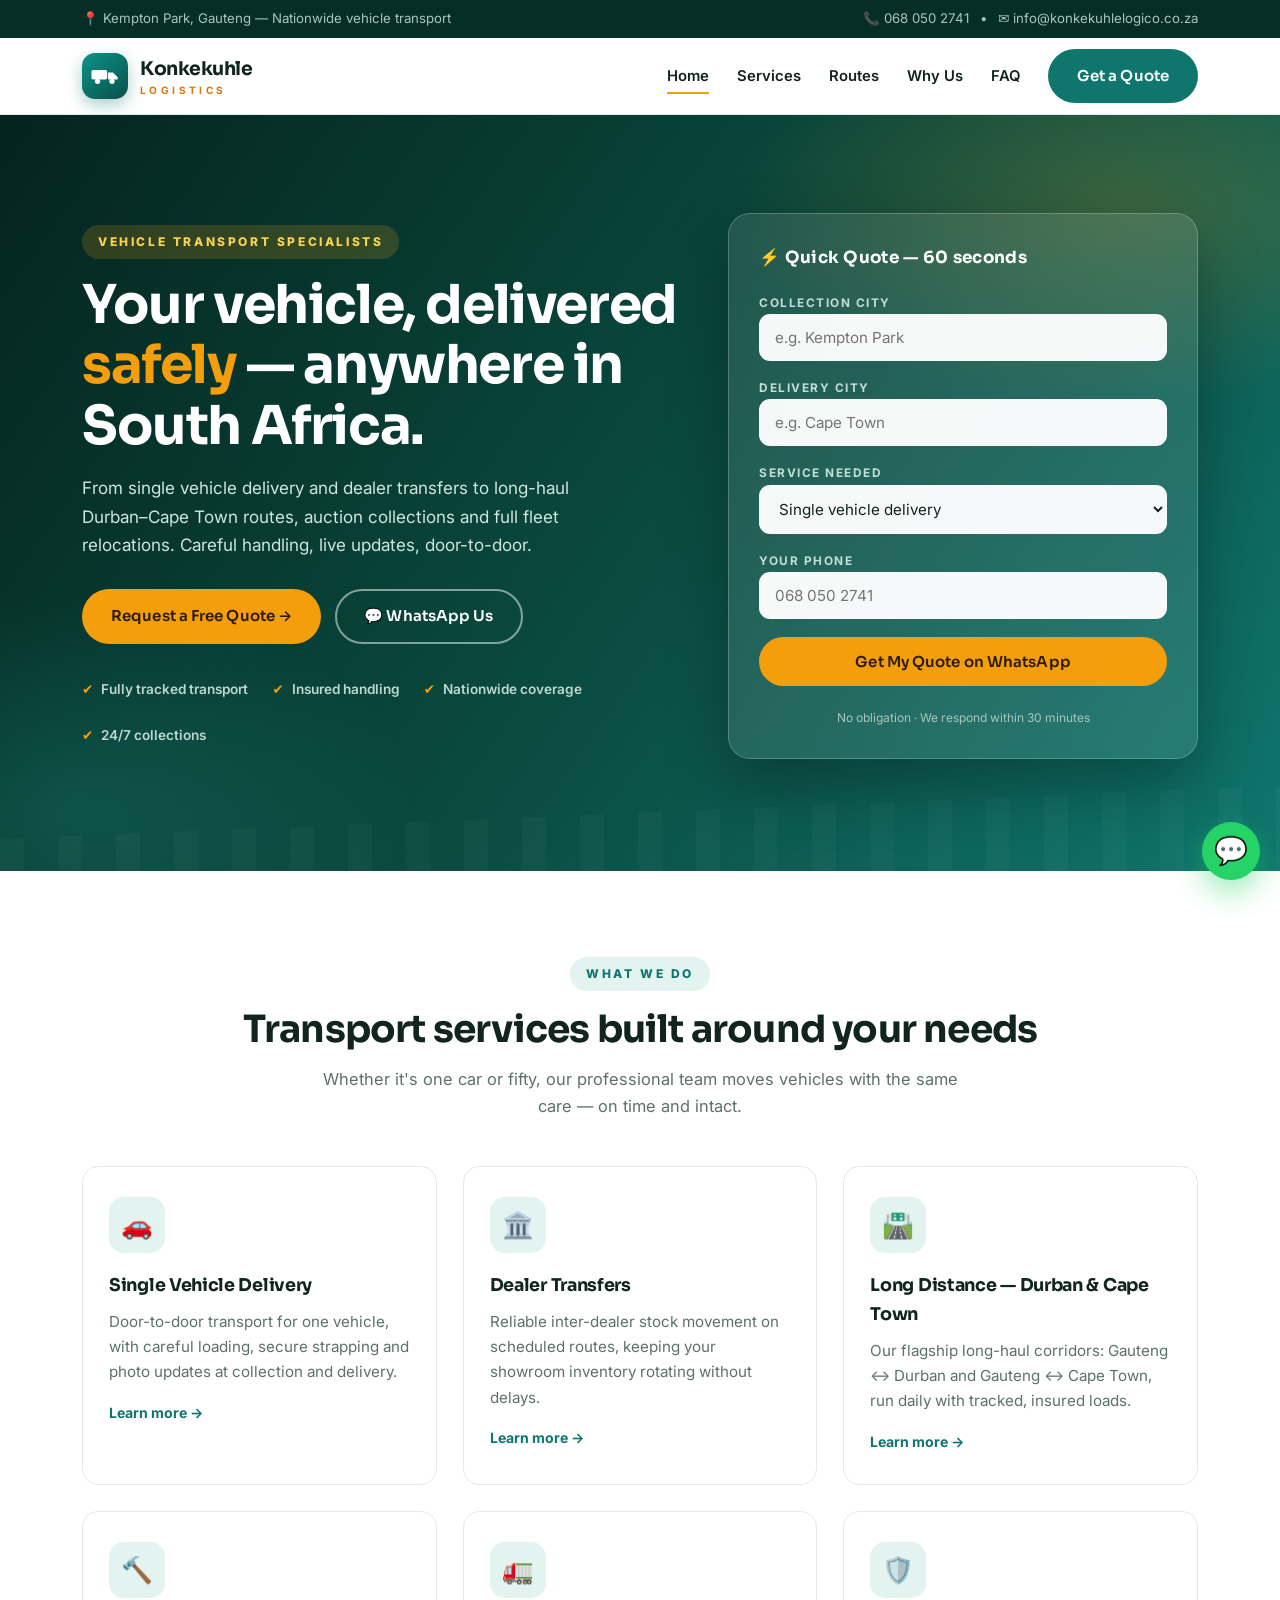
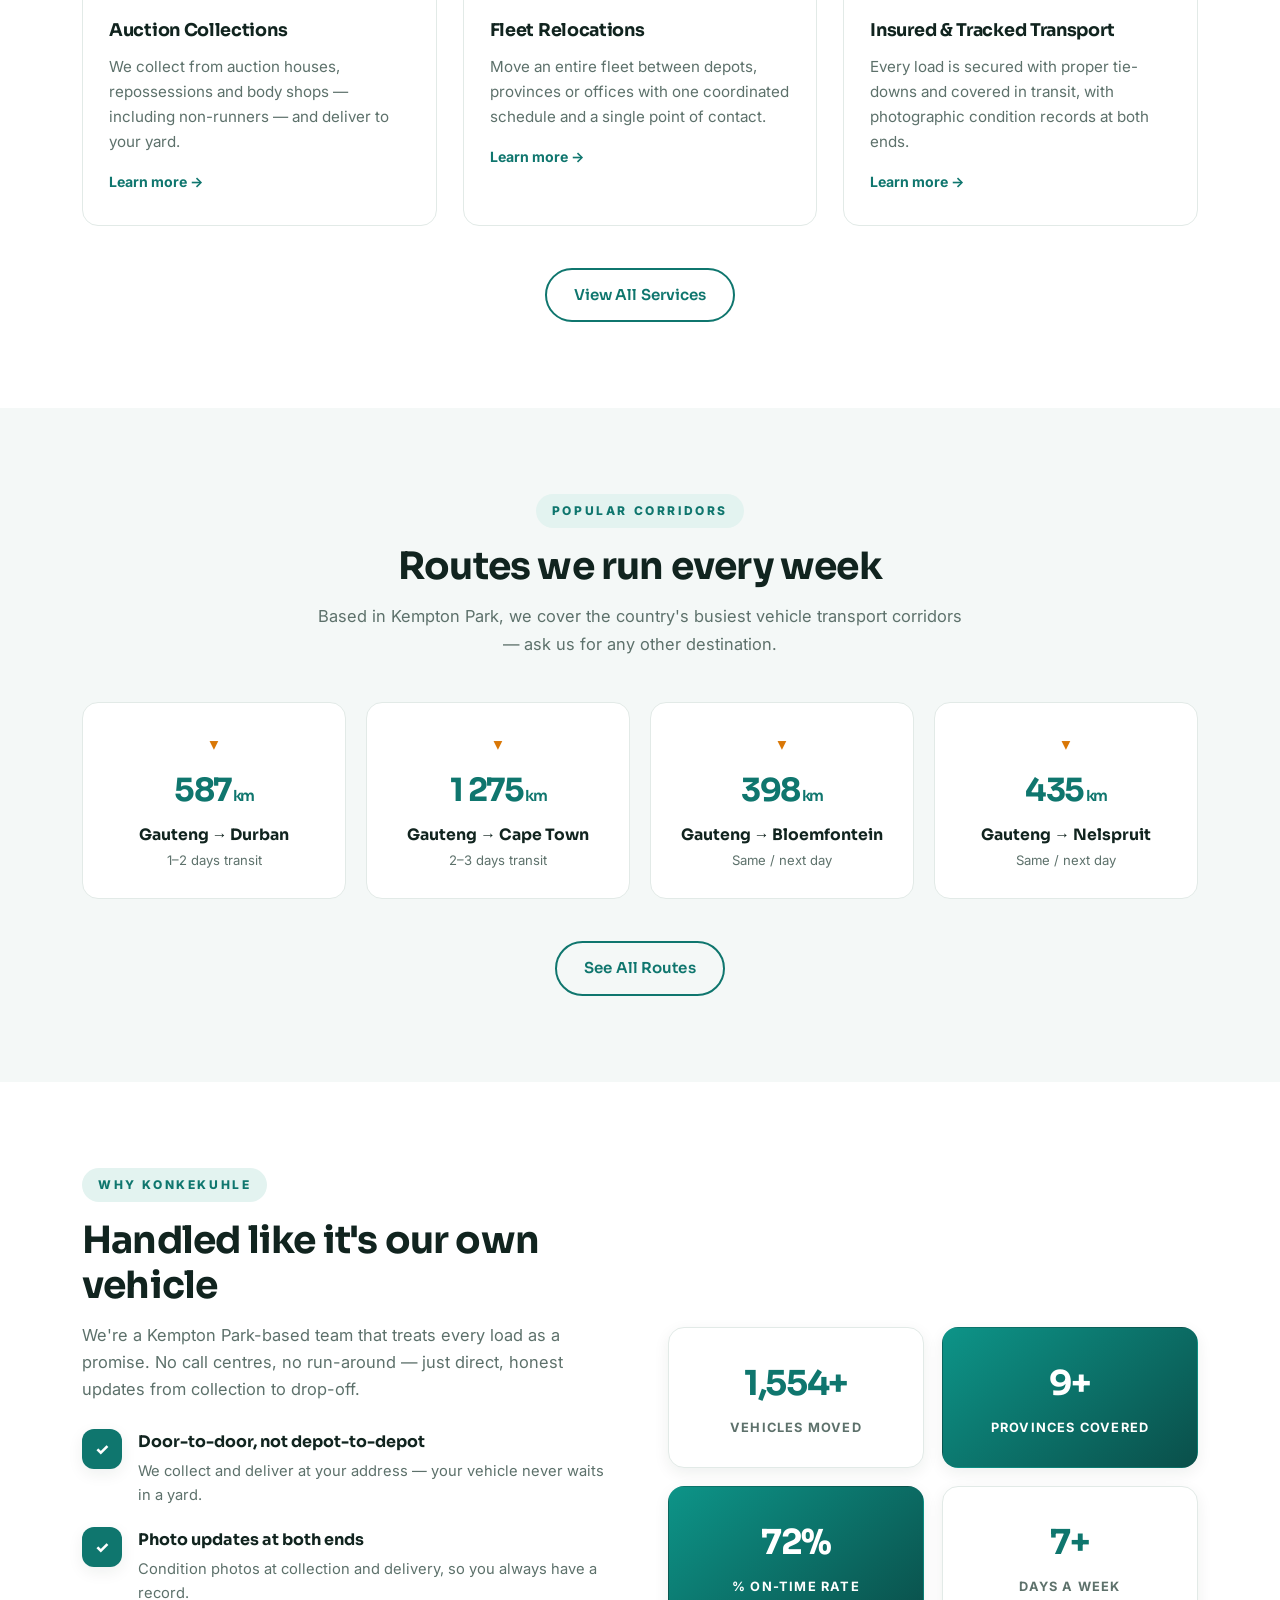
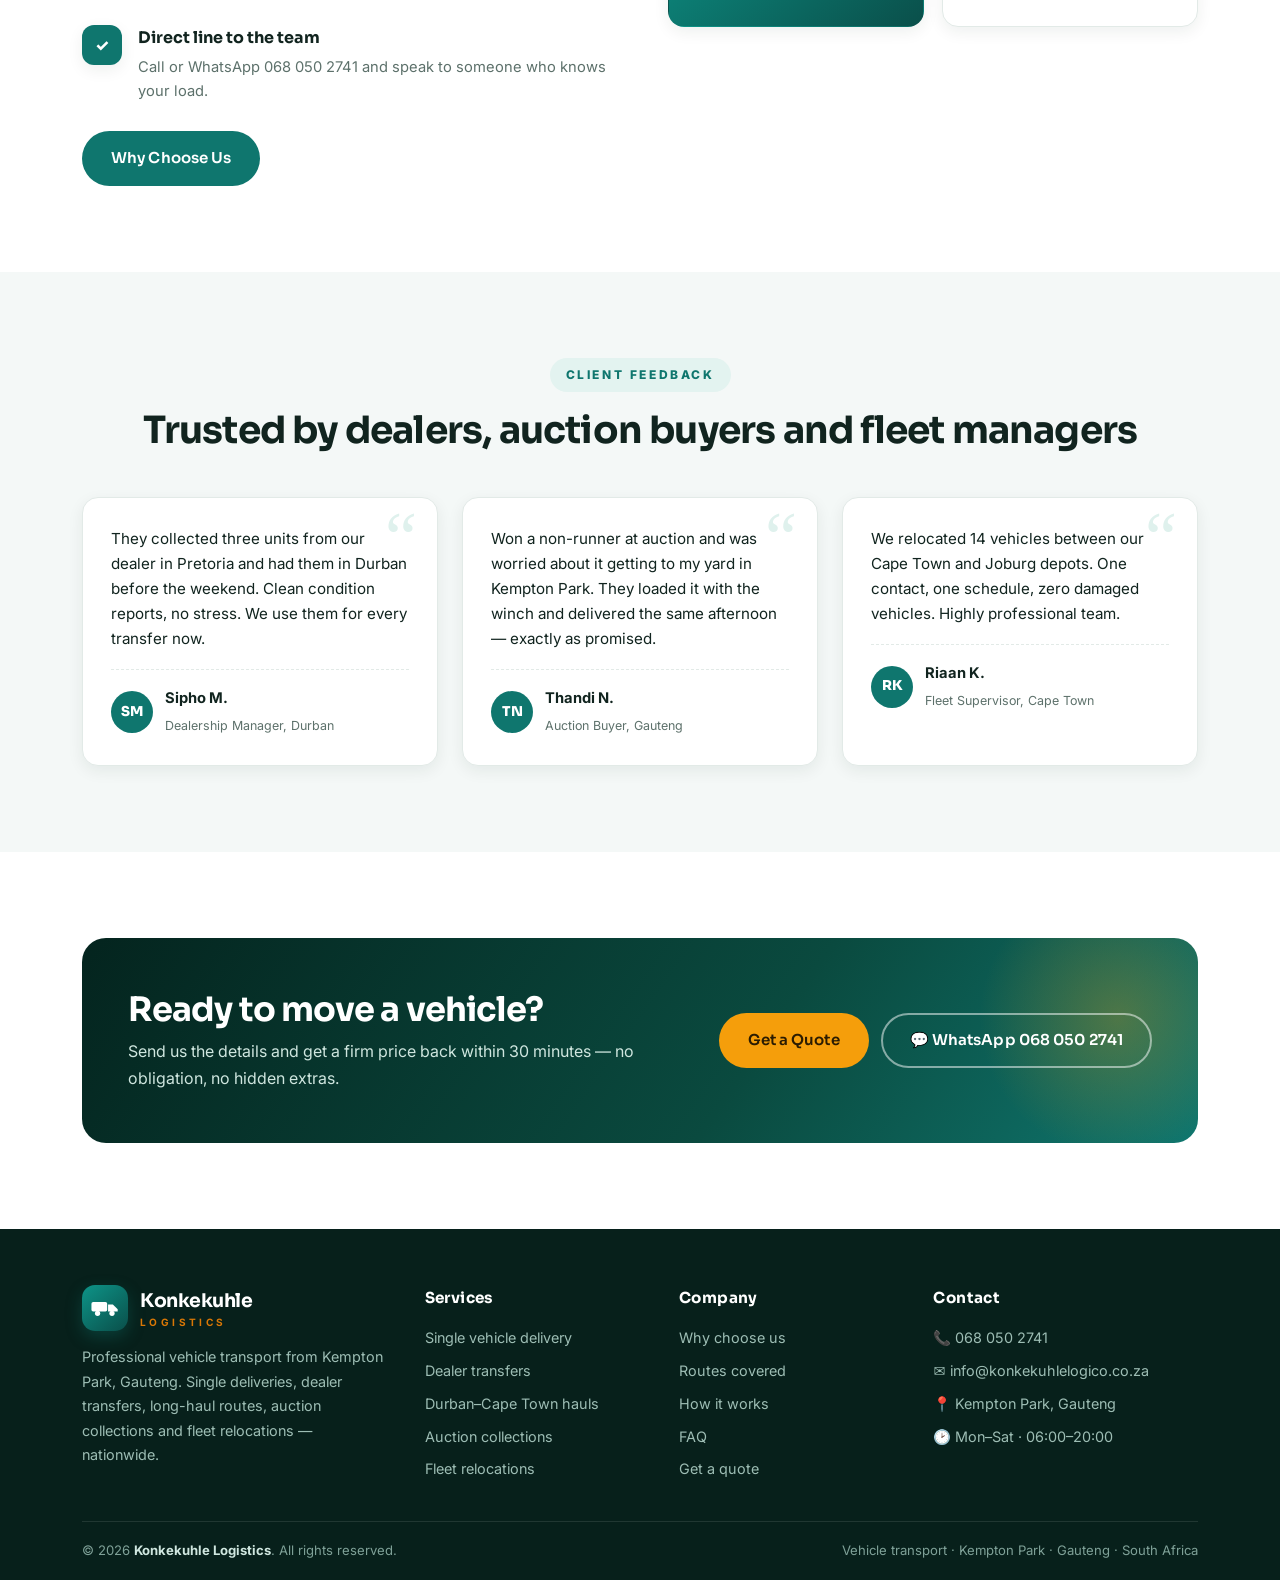
<file: index.html>
<!DOCTYPE html>
<html lang="en">
<head>
<meta charset="UTF-8">
<meta name="viewport" content="width=device-width, initial-scale=1.0">
<title>Konkekuhle Logistics | Vehicle Transport Specialists — Kempton Park</title>
<meta name="description" content="Konkekuhle Logistics — single vehicle delivery, dealer transfers, long distance Durban–Cape Town transport, auction collections and fleet relocations. Based in Kempton Park, Gauteng.">
<link rel="preconnect" href="https://fonts.googleapis.com">
<link rel="preconnect" href="https://fonts.gstatic.com" crossorigin>
<link href="https://fonts.googleapis.com/css2?family=Inter:wght@400;500;600;700&family=Sora:wght@500;600;700&display=swap" rel="stylesheet">
<link rel="stylesheet" href="styles.css">
</head>
<body>

<div class="topbar">
  <div class="wrap">
    <span>📍 Kempton Park, Gauteng — Nationwide vehicle transport</span>
    <span>
      <a href="tel:0680502741">📞 068 050 2741</a> &nbsp;•&nbsp;
      <a href="mailto:info@konkekuhlelogico.co.za">✉ info@konkekuhlelogico.co.za</a>
    </span>
  </div>
</div>

<header id="top">
  <div class="wrap nav">
    <a href="index.html" class="logo">
      <span class="mark">
        <svg viewBox="0 0 64 40" fill="currentColor" aria-hidden="true">
          <rect x="1" y="6" width="36" height="22" rx="4"/>
          <path d="M39 12h11l11 11v5H39z"/>
          <circle cx="15" cy="32" r="6" fill="#fff"/><circle cx="15" cy="32" r="2.8"/>
          <circle cx="48" cy="32" r="6" fill="#fff"/><circle cx="48" cy="32" r="2.8"/>
        </svg>
      </span>
      <span class="word"><b>Konkekuhle</b><small>Logistics</small></span>
    </a>
    <nav class="menu" id="menu">
      <a class="link" href="index.html">Home</a>
      <a class="link" href="services.html">Services</a>
      <a class="link" href="routes.html">Routes</a>
      <a class="link" href="why-us.html">Why Us</a>
      <a class="link" href="faq.html">FAQ</a>
      <a class="btn btn-primary" href="quote.html">Get a Quote</a>
    </nav>
    <button class="burger" id="burger" aria-label="Menu"><span></span><span></span><span></span></button>
  </div>
</header>

<!-- Hero -->
<section class="hero" id="home">
  <div class="wrap">
    <div>
      <span class="eyebrow on-dark">Vehicle Transport Specialists</span>
      <h1>Your vehicle, delivered <em>safely</em> — anywhere in South Africa.</h1>
      <p class="lead">From single vehicle delivery and dealer transfers to long-haul Durban–Cape Town routes, auction collections and full fleet relocations. Careful handling, live updates, door-to-door.</p>
      <div class="hero-cta">
        <a class="btn btn-accent" href="quote.html">Request a Free Quote →</a>
        <a class="btn btn-ghost" href="https://wa.me/27680502741" target="_blank" rel="noopener">💬 WhatsApp Us</a>
      </div>
      <div class="hero-badges">
        <div>Fully tracked transport</div>
        <div>Insured handling</div>
        <div>Nationwide coverage</div>
        <div>24/7 collections</div>
      </div>
    </div>

    <div class="hero-card">
      <h3>⚡ Quick Quote — 60 seconds</h3>
      <form class="quote-row" id="quickForm" novalidate>
        <div>
          <label for="qFrom">Collection city</label>
          <input id="qFrom" name="from" type="text" placeholder="e.g. Kempton Park" required>
        </div>
        <div>
          <label for="qTo">Delivery city</label>
          <input id="qTo" name="to" type="text" placeholder="e.g. Cape Town" required>
        </div>
        <div>
          <label for="qType">Service needed</label>
          <select id="qType" name="service">
            <option>Single vehicle delivery</option>
            <option>Dealer transfer</option>
            <option>Long distance (Durban–CPT)</option>
            <option>Auction collection</option>
            <option>Fleet relocation</option>
          </select>
        </div>
        <div>
          <label for="qPhone">Your phone</label>
          <input id="qPhone" name="phone" type="tel" placeholder="068 050 2741" required>
        </div>
        <button class="btn btn-accent" type="submit">Get My Quote on WhatsApp</button>
        <p class="form-note">No obligation · We respond within 30 minutes</p>
      </form>
    </div>
  </div>
</section>

<!-- Services preview -->
<section id="services">
  <div class="wrap">
    <div class="head-center">
      <span class="eyebrow">What We Do</span>
      <h2 class="sec-title">Transport services built around your needs</h2>
      <p class="sec-sub">Whether it's one car or fifty, our professional team moves vehicles with the same care — on time and intact.</p>
    </div>

    <div class="grid-3">
      <div class="card reveal">
        <div class="ico">🚗</div>
        <h3>Single Vehicle Delivery</h3>
        <p>Door-to-door transport for one vehicle, with careful loading, secure strapping and photo updates at collection and delivery.</p>
        <a class="card-link" href="services.html">Learn more →</a>
      </div>
      <div class="card reveal">
        <div class="ico">🏛️</div>
        <h3>Dealer Transfers</h3>
        <p>Reliable inter-dealer stock movement on scheduled routes, keeping your showroom inventory rotating without delays.</p>
        <a class="card-link" href="services.html">Learn more →</a>
      </div>
      <div class="card reveal">
        <div class="ico">🛣️</div>
        <h3>Long Distance — Durban &amp; Cape Town</h3>
        <p>Our flagship long-haul corridors: Gauteng ↔ Durban and Gauteng ↔ Cape Town, run daily with tracked, insured loads.</p>
        <a class="card-link" href="services.html">Learn more →</a>
      </div>
      <div class="card reveal">
        <div class="ico">🔨</div>
        <h3>Auction Collections</h3>
        <p>We collect from auction houses, repossessions and body shops — including non-runners — and deliver to your yard.</p>
        <a class="card-link" href="services.html">Learn more →</a>
      </div>
      <div class="card reveal">
        <div class="ico">🚛</div>
        <h3>Fleet Relocations</h3>
        <p>Move an entire fleet between depots, provinces or offices with one coordinated schedule and a single point of contact.</p>
        <a class="card-link" href="services.html">Learn more →</a>
      </div>
      <div class="card reveal">
        <div class="ico">🛡️</div>
        <h3>Insured &amp; Tracked Transport</h3>
        <p>Every load is secured with proper tie-downs and covered in transit, with photographic condition records at both ends.</p>
        <a class="card-link" href="services.html">Learn more →</a>
      </div>
    </div>

    <div style="text-align:center;margin-top:42px">
      <a class="btn btn-outline" href="services.html">View All Services</a>
    </div>
  </div>
</section>

<!-- Routes preview -->
<section id="routes" class="tint">
  <div class="wrap">
    <div class="head-center">
      <span class="eyebrow">Popular Corridors</span>
      <h2 class="sec-title">Routes we run every week</h2>
      <p class="sec-sub">Based in Kempton Park, we cover the country's busiest vehicle transport corridors — ask us for any other destination.</p>
    </div>

    <div class="routes">
      <div class="route reveal"><span class="arrow">▾</span><span class="km">587<span> km</span></span><div class="path">Gauteng → Durban</div><div class="eta">1–2 days transit</div></div>
      <div class="route reveal"><span class="arrow">▾</span><span class="km">1 275<span> km</span></span><div class="path">Gauteng → Cape Town</div><div class="eta">2–3 days transit</div></div>
      <div class="route reveal"><span class="arrow">▾</span><span class="km">398<span> km</span></span><div class="path">Gauteng → Bloemfontein</div><div class="eta">Same / next day</div></div>
      <div class="route reveal"><span class="arrow">▾</span><span class="km">435<span> km</span></span><div class="path">Gauteng → Nelspruit</div><div class="eta">Same / next day</div></div>
    </div>

    <div style="text-align:center;margin-top:42px">
      <a class="btn btn-outline" href="routes.html">See All Routes</a>
    </div>
  </div>
</section>

<!-- Why us preview -->
<section id="why">
  <div class="wrap why">
    <div>
      <span class="eyebrow">Why Konkekuhle</span>
      <h2 class="sec-title">Handled like it's our own vehicle</h2>
      <p class="sec-sub">We're a Kempton Park-based team that treats every load as a promise. No call centres, no run-around — just direct, honest updates from collection to drop-off.</p>

      <div class="why-list">
        <div class="why-item reveal"><div class="tick">✓</div><div><h4>Door-to-door, not depot-to-depot</h4><p>We collect and deliver at your address — your vehicle never waits in a yard.</p></div></div>
        <div class="why-item reveal"><div class="tick">✓</div><div><h4>Photo updates at both ends</h4><p>Condition photos at collection and delivery, so you always have a record.</p></div></div>
        <div class="why-item reveal"><div class="tick">✓</div><div><h4>Direct line to the team</h4><p>Call or WhatsApp 068 050 2741 and speak to someone who knows your load.</p></div></div>
      </div>

      <div style="margin-top:28px">
        <a class="btn btn-primary" href="why-us.html">Why Choose Us</a>
      </div>
    </div>

    <div class="stats">
      <div class="stat"><b data-count="2500">0</b><span>Vehicles Moved</span></div>
      <div class="stat"><b data-count="9">0</b><span>Provinces Covered</span></div>
      <div class="stat"><b data-count="98">0</b><span>% On-Time Rate</span></div>
      <div class="stat"><b data-count="7">0</b><span>Days a Week</span></div>
    </div>
  </div>
</section>

<!-- Testimonials -->
<section id="testimonials" class="tint">
  <div class="wrap">
    <div class="head-center">
      <span class="eyebrow">Client Feedback</span>
      <h2 class="sec-title">Trusted by dealers, auction buyers and fleet managers</h2>
    </div>

    <div class="quotes">
      <div class="quote reveal">
        <p>They collected three units from our dealer in Pretoria and had them in Durban before the weekend. Clean condition reports, no stress. We use them for every transfer now.</p>
        <div class="who"><div class="av">SM</div><div><b>Sipho M.</b><span>Dealership Manager, Durban</span></div></div>
      </div>
      <div class="quote reveal">
        <p>Won a non-runner at auction and was worried about it getting to my yard in Kempton Park. They loaded it with the winch and delivered the same afternoon — exactly as promised.</p>
        <div class="who"><div class="av">TN</div><div><b>Thandi N.</b><span>Auction Buyer, Gauteng</span></div></div>
      </div>
      <div class="quote reveal">
        <p>We relocated 14 vehicles between our Cape Town and Joburg depots. One contact, one schedule, zero damaged vehicles. Highly professional team.</p>
        <div class="who"><div class="av">RK</div><div><b>Riaan K.</b><span>Fleet Supervisor, Cape Town</span></div></div>
      </div>
    </div>
  </div>
</section>

<!-- CTA -->
<section>
  <div class="wrap">
    <div class="cta-band">
      <div>
        <h2>Ready to move a vehicle?</h2>
        <p>Send us the details and get a firm price back within 30 minutes — no obligation, no hidden extras.</p>
      </div>
      <div style="display:flex;gap:12px;flex-wrap:wrap">
        <a class="btn btn-accent" href="quote.html">Get a Quote</a>
        <a class="btn btn-ghost" href="https://wa.me/27680502741" target="_blank" rel="noopener">💬 WhatsApp 068 050 2741</a>
      </div>
    </div>
  </div>
</section>

<footer>
  <div class="wrap f-grid">
    <div class="about">
      <a href="index.html" class="logo" style="color:#fff">
        <span class="mark">
          <svg viewBox="0 0 64 40" fill="currentColor" aria-hidden="true">
            <rect x="1" y="6" width="36" height="22" rx="4"/>
            <path d="M39 12h11l11 11v5H39z"/>
            <circle cx="15" cy="32" r="6" fill="#fff"/><circle cx="15" cy="32" r="2.8"/>
            <circle cx="48" cy="32" r="6" fill="#fff"/><circle cx="48" cy="32" r="2.8"/>
          </svg>
        </span>
        <span class="word"><b>Konkekuhle</b><small>Logistics</small></span>
      </a>
      <p>Professional vehicle transport from Kempton Park, Gauteng. Single deliveries, dealer transfers, long-haul routes, auction collections and fleet relocations — nationwide.</p>
    </div>
    <div>
      <h5>Services</h5>
      <ul>
        <li><a href="services.html">Single vehicle delivery</a></li>
        <li><a href="services.html">Dealer transfers</a></li>
        <li><a href="services.html">Durban–Cape Town hauls</a></li>
        <li><a href="services.html">Auction collections</a></li>
        <li><a href="services.html">Fleet relocations</a></li>
      </ul>
    </div>
    <div>
      <h5>Company</h5>
      <ul>
        <li><a href="why-us.html">Why choose us</a></li>
        <li><a href="routes.html">Routes covered</a></li>
        <li><a href="why-us.html#process">How it works</a></li>
        <li><a href="faq.html">FAQ</a></li>
        <li><a href="quote.html">Get a quote</a></li>
      </ul>
    </div>
    <div>
      <h5>Contact</h5>
      <ul>
        <li><a href="tel:0680502741">📞 068 050 2741</a></li>
        <li><a href="mailto:info@konkekuhlelogico.co.za">✉ info@konkekuhlelogico.co.za</a></li>
        <li>📍 Kempton Park, Gauteng</li>
        <li>🕑 Mon–Sat · 06:00–20:00</li>
      </ul>
    </div>
  </div>
  <div class="wrap">
    <div class="f-bottom">
      <span>© <span id="yr"></span> <b>Konkekuhle Logistics</b>. All rights reserved.</span>
      <span>Vehicle transport · Kempton Park · Gauteng · South Africa</span>
    </div>
  </div>
</footer>

<a class="wa" href="https://wa.me/27680502741?text=Hi%20Konkekuhle%20Logistics%2C%20I'd%20like%20a%20quote%20for%20vehicle%20transport." target="_blank" rel="noopener" aria-label="WhatsApp us">💬</a>

<script src="script.js"></script>
</body>
</html>
</file>
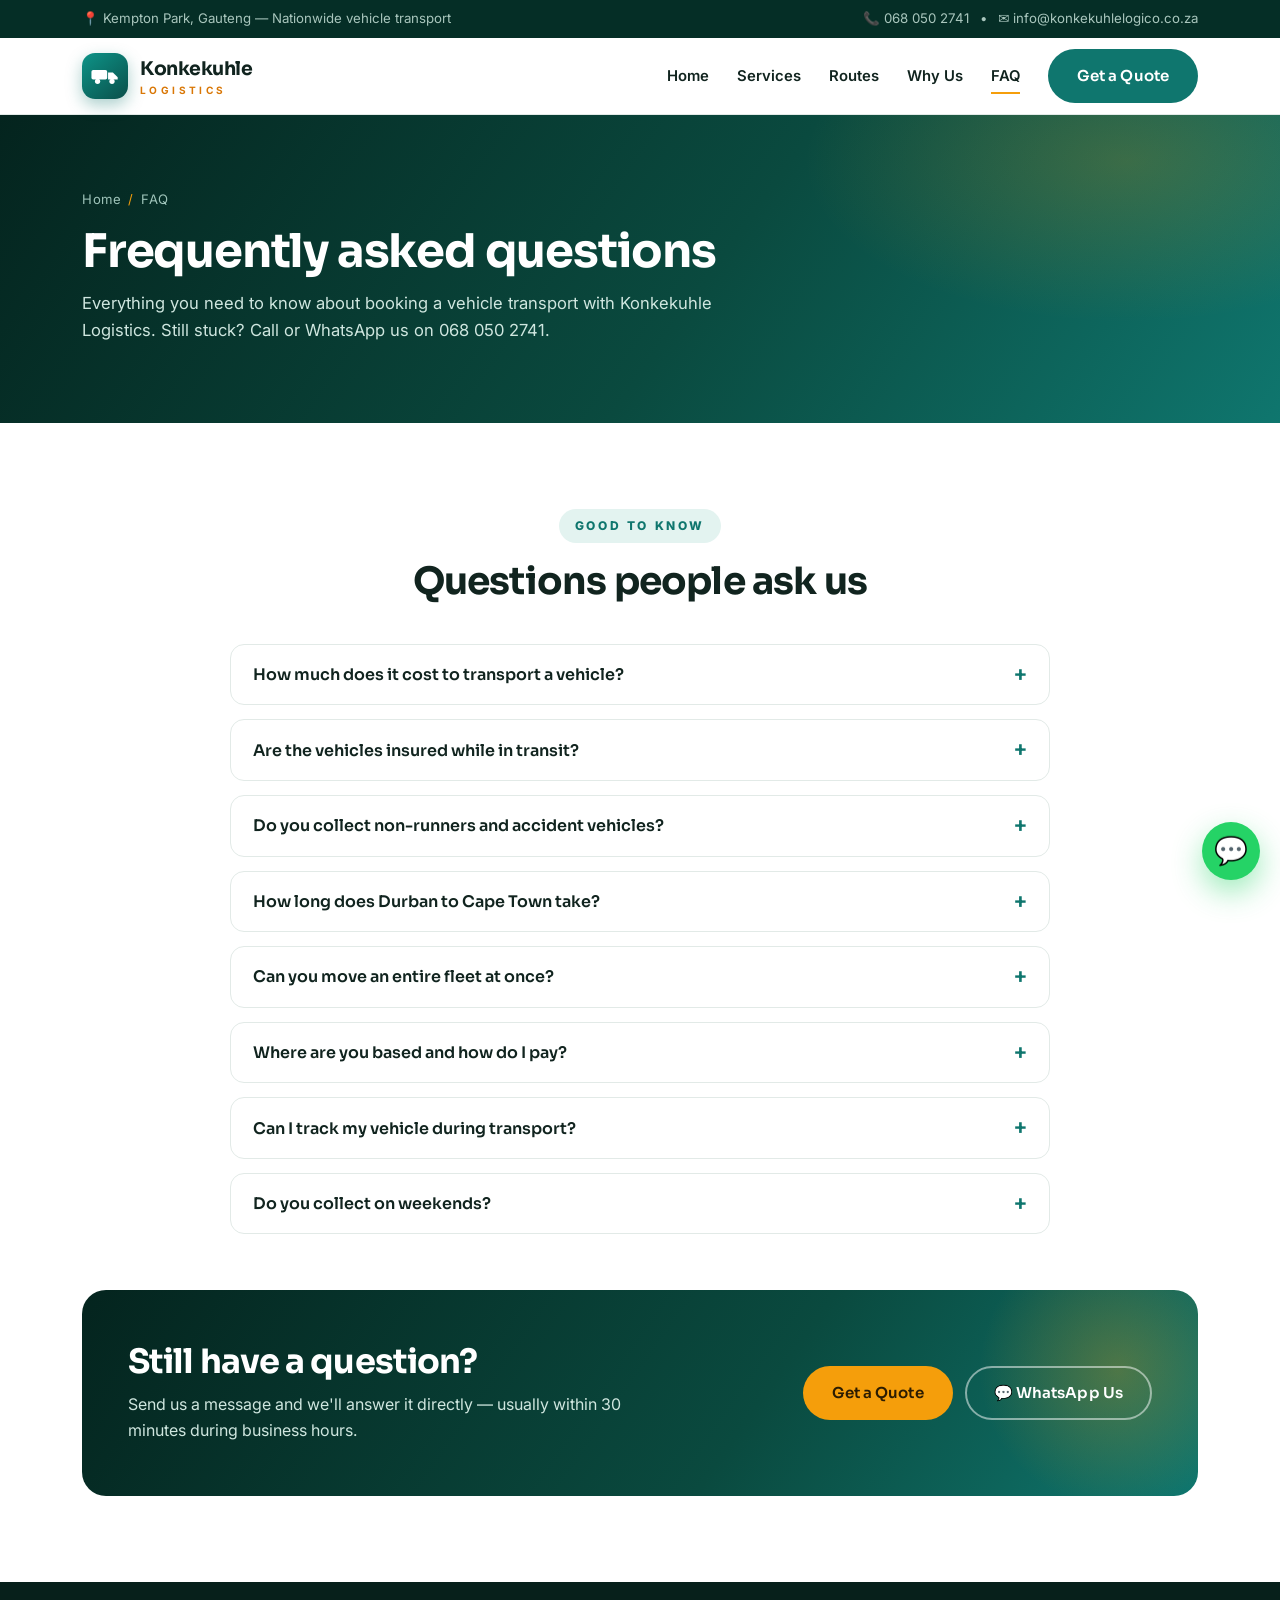
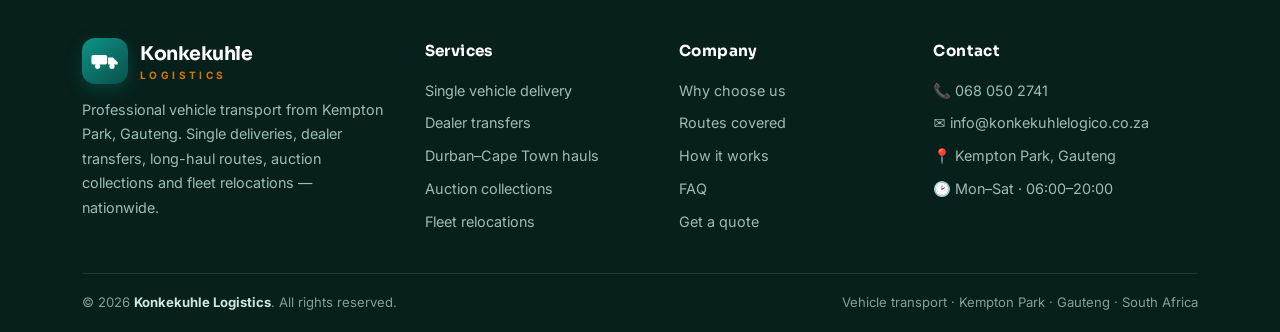
<file: faq.html>
<!DOCTYPE html>
<html lang="en">
<head>
<meta charset="UTF-8">
<meta name="viewport" content="width=device-width, initial-scale=1.0">
<title>FAQ | Konkekuhle Logistics — Frequently Asked Questions</title>
<meta name="description" content="Frequently asked questions about vehicle transport with Konkekuhle Logistics — pricing, insurance, non-runners, transit times, fleet moves and payment.">
<link rel="preconnect" href="https://fonts.googleapis.com">
<link rel="preconnect" href="https://fonts.gstatic.com" crossorigin>
<link href="https://fonts.googleapis.com/css2?family=Inter:wght@400;500;600;700&family=Sora:wght@500;600;700&display=swap" rel="stylesheet">
<link rel="stylesheet" href="styles.css">
</head>
<body>

<div class="topbar">
  <div class="wrap">
    <span>📍 Kempton Park, Gauteng — Nationwide vehicle transport</span>
    <span>
      <a href="tel:0680502741">📞 068 050 2741</a> &nbsp;•&nbsp;
      <a href="mailto:info@konkekuhlelogico.co.za">✉ info@konkekuhlelogico.co.za</a>
    </span>
  </div>
</div>

<header>
  <div class="wrap nav">
    <a href="index.html" class="logo">
      <span class="mark">
        <svg viewBox="0 0 64 40" fill="currentColor" aria-hidden="true">
          <rect x="1" y="6" width="36" height="22" rx="4"/>
          <path d="M39 12h11l11 11v5H39z"/>
          <circle cx="15" cy="32" r="6" fill="#fff"/><circle cx="15" cy="32" r="2.8"/>
          <circle cx="48" cy="32" r="6" fill="#fff"/><circle cx="48" cy="32" r="2.8"/>
        </svg>
      </span>
      <span class="word"><b>Konkekuhle</b><small>Logistics</small></span>
    </a>
    <nav class="menu" id="menu">
      <a class="link" href="index.html">Home</a>
      <a class="link" href="services.html">Services</a>
      <a class="link" href="routes.html">Routes</a>
      <a class="link" href="why-us.html">Why Us</a>
      <a class="link" href="faq.html">FAQ</a>
      <a class="btn btn-primary" href="quote.html">Get a Quote</a>
    </nav>
    <button class="burger" id="burger" aria-label="Menu"><span></span><span></span><span></span></button>
  </div>
</header>

<div class="page-hero">
  <div class="wrap">
    <div class="crumbs"><a href="index.html">Home</a><span>/</span>FAQ</div>
    <h1>Frequently asked questions</h1>
    <p>Everything you need to know about booking a vehicle transport with Konkekuhle Logistics. Still stuck? Call or WhatsApp us on 068 050 2741.</p>
  </div>
</div>

<section>
  <div class="wrap">
    <div class="head-center">
      <span class="eyebrow">Good To Know</span>
      <h2 class="sec-title">Questions people ask us</h2>
    </div>

    <div class="faq">
      <div class="q"><button>How much does it cost to transport a vehicle?<span class="chev">+</span></button><div class="a"><p>Pricing depends on the route, vehicle size and whether it's a runner or non-runner. Send us your collection and delivery details and we'll give you a firm price within 30 minutes — no hidden extras.</p></div></div>
      <div class="q"><button>Are the vehicles insured while in transit?<span class="chev">+</span></button><div class="a"><p>Yes. Every load is secured with proper tie-downs and covered in transit, with photo condition reports taken at collection and delivery. Additional cover can be arranged for high-value vehicles.</p></div></div>
      <div class="q"><button>Do you collect non-runners and accident vehicles?<span class="chev">+</span></button><div class="a"><p>Absolutely. We're equipped to winch-load vehicles that can't be driven — ideal for auction wins, repossession recoveries and accident vehicles.</p></div></div>
      <div class="q"><button>How long does Durban to Cape Town take?<span class="chev">+</span></button><div class="a"><p>Long-distance loads run on scheduled departures. Gauteng–Durban is typically 1–2 days, while Gauteng–Cape Town is usually 2–3 days depending on the departure day.</p></div></div>
      <div class="q"><button>Can you move an entire fleet at once?<span class="chev">+</span></button><div class="a"><p>Yes — fleet relocations are a core service. We'll agree on one schedule with a dedicated coordinator, and offer volume pricing for bulk moves.</p></div></div>
      <div class="q"><button>Where are you based and how do I pay?<span class="chev">+</span></button><div class="a"><p>We're based in Kempton Park, Gauteng and operate nationwide. Payment details are confirmed on your booking, and you receive proof of delivery once the vehicle is handed over.</p></div></div>
      <div class="q"><button>Can I track my vehicle during transport?<span class="chev">+</span></button><div class="a"><p>Yes — loads are tracked in transit, and you'll get updates at collection, during the trip and before delivery. You can also call the driver line directly for the latest status.</p></div></div>
      <div class="q"><button>Do you collect on weekends?<span class="chev">+</span></button><div class="a"><p>Monday to Saturday is standard, and Sunday or after-hours collections can be arranged — just ask when you book.</p></div></div>
    </div>

    <div class="cta-band" style="margin-top:56px">
      <div>
        <h2>Still have a question?</h2>
        <p>Send us a message and we'll answer it directly — usually within 30 minutes during business hours.</p>
      </div>
      <div style="display:flex;gap:12px;flex-wrap:wrap">
        <a class="btn btn-accent" href="quote.html">Get a Quote</a>
        <a class="btn btn-ghost" href="https://wa.me/27680502741" target="_blank" rel="noopener">💬 WhatsApp Us</a>
      </div>
    </div>
  </div>
</section>

<footer>
  <div class="wrap f-grid">
    <div class="about">
      <a href="index.html" class="logo" style="color:#fff">
        <span class="mark">
          <svg viewBox="0 0 64 40" fill="currentColor" aria-hidden="true">
            <rect x="1" y="6" width="36" height="22" rx="4"/>
            <path d="M39 12h11l11 11v5H39z"/>
            <circle cx="15" cy="32" r="6" fill="#fff"/><circle cx="15" cy="32" r="2.8"/>
            <circle cx="48" cy="32" r="6" fill="#fff"/><circle cx="48" cy="32" r="2.8"/>
          </svg>
        </span>
        <span class="word"><b>Konkekuhle</b><small>Logistics</small></span>
      </a>
      <p>Professional vehicle transport from Kempton Park, Gauteng. Single deliveries, dealer transfers, long-haul routes, auction collections and fleet relocations — nationwide.</p>
    </div>
    <div>
      <h5>Services</h5>
      <ul>
        <li><a href="services.html">Single vehicle delivery</a></li>
        <li><a href="services.html">Dealer transfers</a></li>
        <li><a href="services.html">Durban–Cape Town hauls</a></li>
        <li><a href="services.html">Auction collections</a></li>
        <li><a href="services.html">Fleet relocations</a></li>
      </ul>
    </div>
    <div>
      <h5>Company</h5>
      <ul>
        <li><a href="why-us.html">Why choose us</a></li>
        <li><a href="routes.html">Routes covered</a></li>
        <li><a href="why-us.html#process">How it works</a></li>
        <li><a href="faq.html">FAQ</a></li>
        <li><a href="quote.html">Get a quote</a></li>
      </ul>
    </div>
    <div>
      <h5>Contact</h5>
      <ul>
        <li><a href="tel:0680502741">📞 068 050 2741</a></li>
        <li><a href="mailto:info@konkekuhlelogico.co.za">✉ info@konkekuhlelogico.co.za</a></li>
        <li>📍 Kempton Park, Gauteng</li>
        <li>🕑 Mon–Sat · 06:00–20:00</li>
      </ul>
    </div>
  </div>
  <div class="wrap">
    <div class="f-bottom">
      <span>© <span id="yr"></span> <b>Konkekuhle Logistics</b>. All rights reserved.</span>
      <span>Vehicle transport · Kempton Park · Gauteng · South Africa</span>
    </div>
  </div>
</footer>

<a class="wa" href="https://wa.me/27680502741?text=Hi%20Konkekuhle%20Logistics%2C%20I'd%20like%20a%20quote%20for%20vehicle%20transport." target="_blank" rel="noopener" aria-label="WhatsApp us">💬</a>

<script src="script.js"></script>
</body>
</html>
</file>
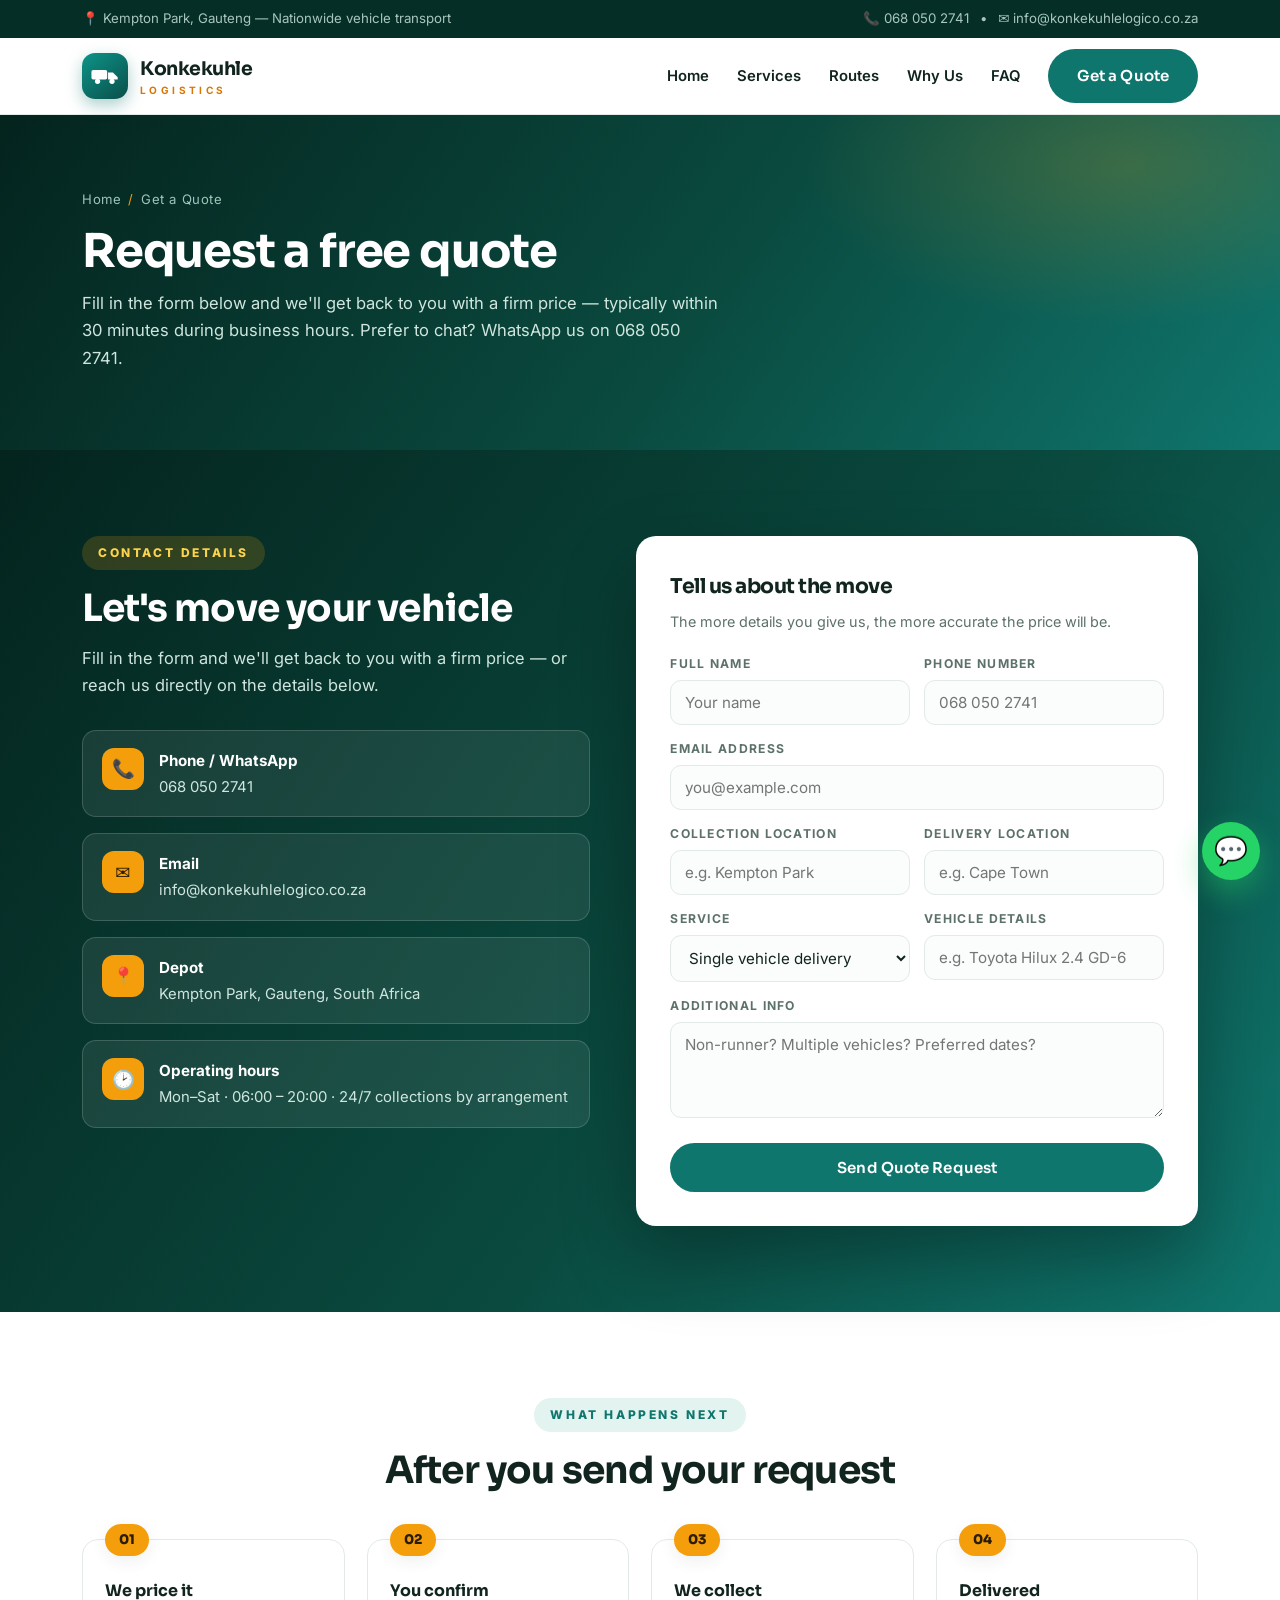
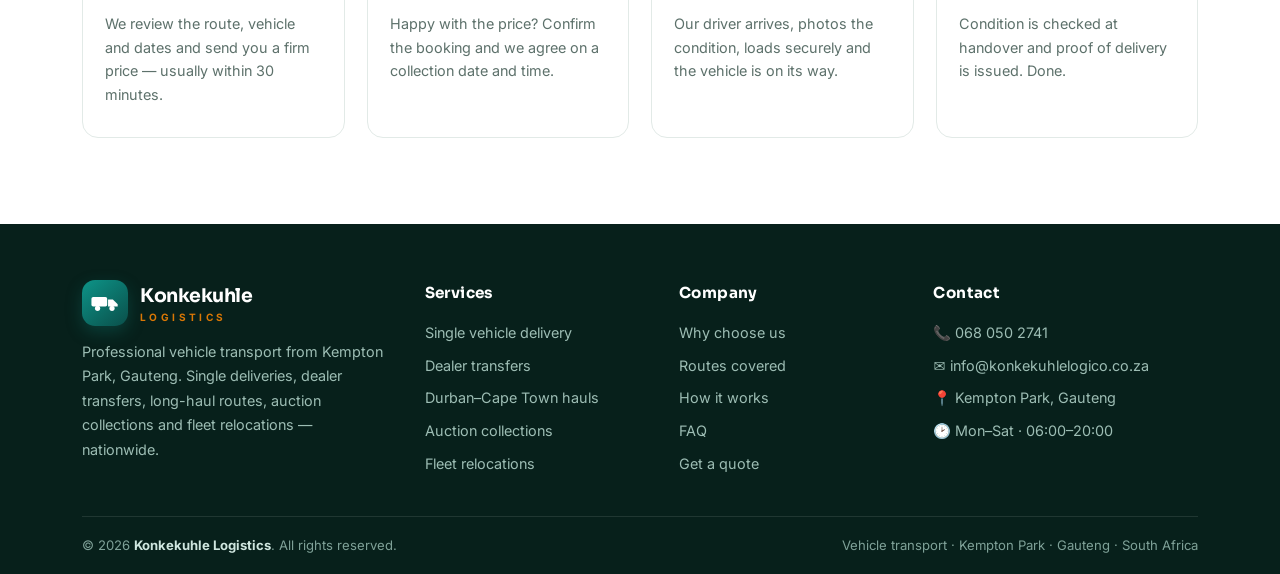
<file: quote.html>
<!DOCTYPE html>
<html lang="en">
<head>
<meta charset="UTF-8">
<meta name="viewport" content="width=device-width, initial-scale=1.0">
<title>Get a Quote | Konkekuhle Logistics — Free Vehicle Transport Quote</title>
<meta name="description" content="Request a free quote for vehicle transport with Konkekuhle Logistics — single deliveries, dealer transfers, long distance, auction collections and fleet relocations.">
<link rel="preconnect" href="https://fonts.googleapis.com">
<link rel="preconnect" href="https://fonts.gstatic.com" crossorigin>
<link href="https://fonts.googleapis.com/css2?family=Inter:wght@400;500;600;700&family=Sora:wght@500;600;700&display=swap" rel="stylesheet">
<link rel="stylesheet" href="styles.css">
</head>
<body>

<div class="topbar">
  <div class="wrap">
    <span>📍 Kempton Park, Gauteng — Nationwide vehicle transport</span>
    <span>
      <a href="tel:0680502741">📞 068 050 2741</a> &nbsp;•&nbsp;
      <a href="mailto:info@konkekuhlelogico.co.za">✉ info@konkekuhlelogico.co.za</a>
    </span>
  </div>
</div>

<header>
  <div class="wrap nav">
    <a href="index.html" class="logo">
      <span class="mark">
        <svg viewBox="0 0 64 40" fill="currentColor" aria-hidden="true">
          <rect x="1" y="6" width="36" height="22" rx="4"/>
          <path d="M39 12h11l11 11v5H39z"/>
          <circle cx="15" cy="32" r="6" fill="#fff"/><circle cx="15" cy="32" r="2.8"/>
          <circle cx="48" cy="32" r="6" fill="#fff"/><circle cx="48" cy="32" r="2.8"/>
        </svg>
      </span>
      <span class="word"><b>Konkekuhle</b><small>Logistics</small></span>
    </a>
    <nav class="menu" id="menu">
      <a class="link" href="index.html">Home</a>
      <a class="link" href="services.html">Services</a>
      <a class="link" href="routes.html">Routes</a>
      <a class="link" href="why-us.html">Why Us</a>
      <a class="link" href="faq.html">FAQ</a>
      <a class="btn btn-primary" href="quote.html">Get a Quote</a>
    </nav>
    <button class="burger" id="burger" aria-label="Menu"><span></span><span></span><span></span></button>
  </div>
</header>

<div class="page-hero">
  <div class="wrap">
    <div class="crumbs"><a href="index.html">Home</a><span>/</span>Get a Quote</div>
    <h1>Request a free quote</h1>
    <p>Fill in the form below and we'll get back to you with a firm price — typically within 30 minutes during business hours. Prefer to chat? WhatsApp us on 068 050 2741.</p>
  </div>
</div>

<section class="contact">
  <div class="wrap contact-grid">
    <div>
      <span class="eyebrow on-dark">Contact Details</span>
      <h2 class="sec-title">Let's move your vehicle</h2>
      <p class="sec-sub">Fill in the form and we'll get back to you with a firm price — or reach us directly on the details below.</p>

      <div class="c-items">
        <div class="c-item"><div class="ci">📞</div><div><b>Phone / WhatsApp</b><a href="tel:0680502741">068 050 2741</a></div></div>
        <div class="c-item"><div class="ci">✉️</div><div><b>Email</b><a href="mailto:info@konkekuhlelogico.co.za">info@konkekuhlelogico.co.za</a></div></div>
        <div class="c-item"><div class="ci">📍</div><div><b>Depot</b><span>Kempton Park, Gauteng, South Africa</span></div></div>
        <div class="c-item"><div class="ci">🕑</div><div><b>Operating hours</b><span>Mon–Sat · 06:00 – 20:00 · 24/7 collections by arrangement</span></div></div>
      </div>
    </div>

    <div class="form-card">
      <div class="sent" id="sentMsg">✅ Thank you! Your quote request has been received — we'll contact you within 30 minutes.</div>
      <h3>Tell us about the move</h3>
      <p class="intro">The more details you give us, the more accurate the price will be.</p>
      <form id="quoteForm" novalidate>
        <div class="f-row">
          <div class="field"><label for="name">Full name</label><input id="name" type="text" placeholder="Your name" required><span class="err-msg">Please enter your name</span></div>
          <div class="field"><label for="phone">Phone number</label><input id="phone" type="tel" placeholder="068 050 2741" required><span class="err-msg">Please enter a valid phone number</span></div>
        </div>
        <div class="field"><label for="email">Email address</label><input id="email" type="email" placeholder="you@example.com" required><span class="err-msg">Please enter a valid email</span></div>
        <div class="f-row">
          <div class="field"><label for="from">Collection location</label><input id="from" type="text" placeholder="e.g. Kempton Park" required><span class="err-msg">Required</span></div>
          <div class="field"><label for="to">Delivery location</label><input id="to" type="text" placeholder="e.g. Cape Town" required><span class="err-msg">Required</span></div>
        </div>
        <div class="f-row">
          <div class="field"><label for="service">Service</label>
            <select id="service">
              <option>Single vehicle delivery</option>
              <option>Dealer transfer</option>
              <option>Long distance (Durban–CPT)</option>
              <option>Auction collection</option>
              <option>Fleet relocation</option>
            </select>
          </div>
          <div class="field"><label for="vehicle">Vehicle details</label><input id="vehicle" type="text" placeholder="e.g. Toyota Hilux 2.4 GD-6"></div>
        </div>
        <div class="field"><label for="msg">Additional info</label><textarea id="msg" placeholder="Non-runner? Multiple vehicles? Preferred dates?"></textarea></div>
        <button class="btn btn-primary" type="submit">Send Quote Request</button>
      </form>
    </div>
  </div>
</section>

<section>
  <div class="wrap">
    <div class="head-center">
      <span class="eyebrow">What Happens Next</span>
      <h2 class="sec-title">After you send your request</h2>
    </div>
    <div class="steps">
      <div class="step reveal"><h4>We price it</h4><p>We review the route, vehicle and dates and send you a firm price — usually within 30 minutes.</p></div>
      <div class="step reveal"><h4>You confirm</h4><p>Happy with the price? Confirm the booking and we agree on a collection date and time.</p></div>
      <div class="step reveal"><h4>We collect</h4><p>Our driver arrives, photos the condition, loads securely and the vehicle is on its way.</p></div>
      <div class="step reveal"><h4>Delivered</h4><p>Condition is checked at handover and proof of delivery is issued. Done.</p></div>
    </div>
  </div>
</section>

<footer>
  <div class="wrap f-grid">
    <div class="about">
      <a href="index.html" class="logo" style="color:#fff">
        <span class="mark">
          <svg viewBox="0 0 64 40" fill="currentColor" aria-hidden="true">
            <rect x="1" y="6" width="36" height="22" rx="4"/>
            <path d="M39 12h11l11 11v5H39z"/>
            <circle cx="15" cy="32" r="6" fill="#fff"/><circle cx="15" cy="32" r="2.8"/>
            <circle cx="48" cy="32" r="6" fill="#fff"/><circle cx="48" cy="32" r="2.8"/>
          </svg>
        </span>
        <span class="word"><b>Konkekuhle</b><small>Logistics</small></span>
      </a>
      <p>Professional vehicle transport from Kempton Park, Gauteng. Single deliveries, dealer transfers, long-haul routes, auction collections and fleet relocations — nationwide.</p>
    </div>
    <div>
      <h5>Services</h5>
      <ul>
        <li><a href="services.html">Single vehicle delivery</a></li>
        <li><a href="services.html">Dealer transfers</a></li>
        <li><a href="services.html">Durban–Cape Town hauls</a></li>
        <li><a href="services.html">Auction collections</a></li>
        <li><a href="services.html">Fleet relocations</a></li>
      </ul>
    </div>
    <div>
      <h5>Company</h5>
      <ul>
        <li><a href="why-us.html">Why choose us</a></li>
        <li><a href="routes.html">Routes covered</a></li>
        <li><a href="why-us.html#process">How it works</a></li>
        <li><a href="faq.html">FAQ</a></li>
        <li><a href="quote.html">Get a quote</a></li>
      </ul>
    </div>
    <div>
      <h5>Contact</h5>
      <ul>
        <li><a href="tel:0680502741">📞 068 050 2741</a></li>
        <li><a href="mailto:info@konkekuhlelogico.co.za">✉ info@konkekuhlelogico.co.za</a></li>
        <li>📍 Kempton Park, Gauteng</li>
        <li>🕑 Mon–Sat · 06:00–20:00</li>
      </ul>
    </div>
  </div>
  <div class="wrap">
    <div class="f-bottom">
      <span>© <span id="yr"></span> <b>Konkekuhle Logistics</b>. All rights reserved.</span>
      <span>Vehicle transport · Kempton Park · Gauteng · South Africa</span>
    </div>
  </div>
</footer>

<a class="wa" href="https://wa.me/27680502741?text=Hi%20Konkekuhle%20Logistics%2C%20I'd%20like%20a%20quote%20for%20vehicle%20transport." target="_blank" rel="noopener" aria-label="WhatsApp us">💬</a>

<script src="script.js"></script>
</body>
</html>
</file>
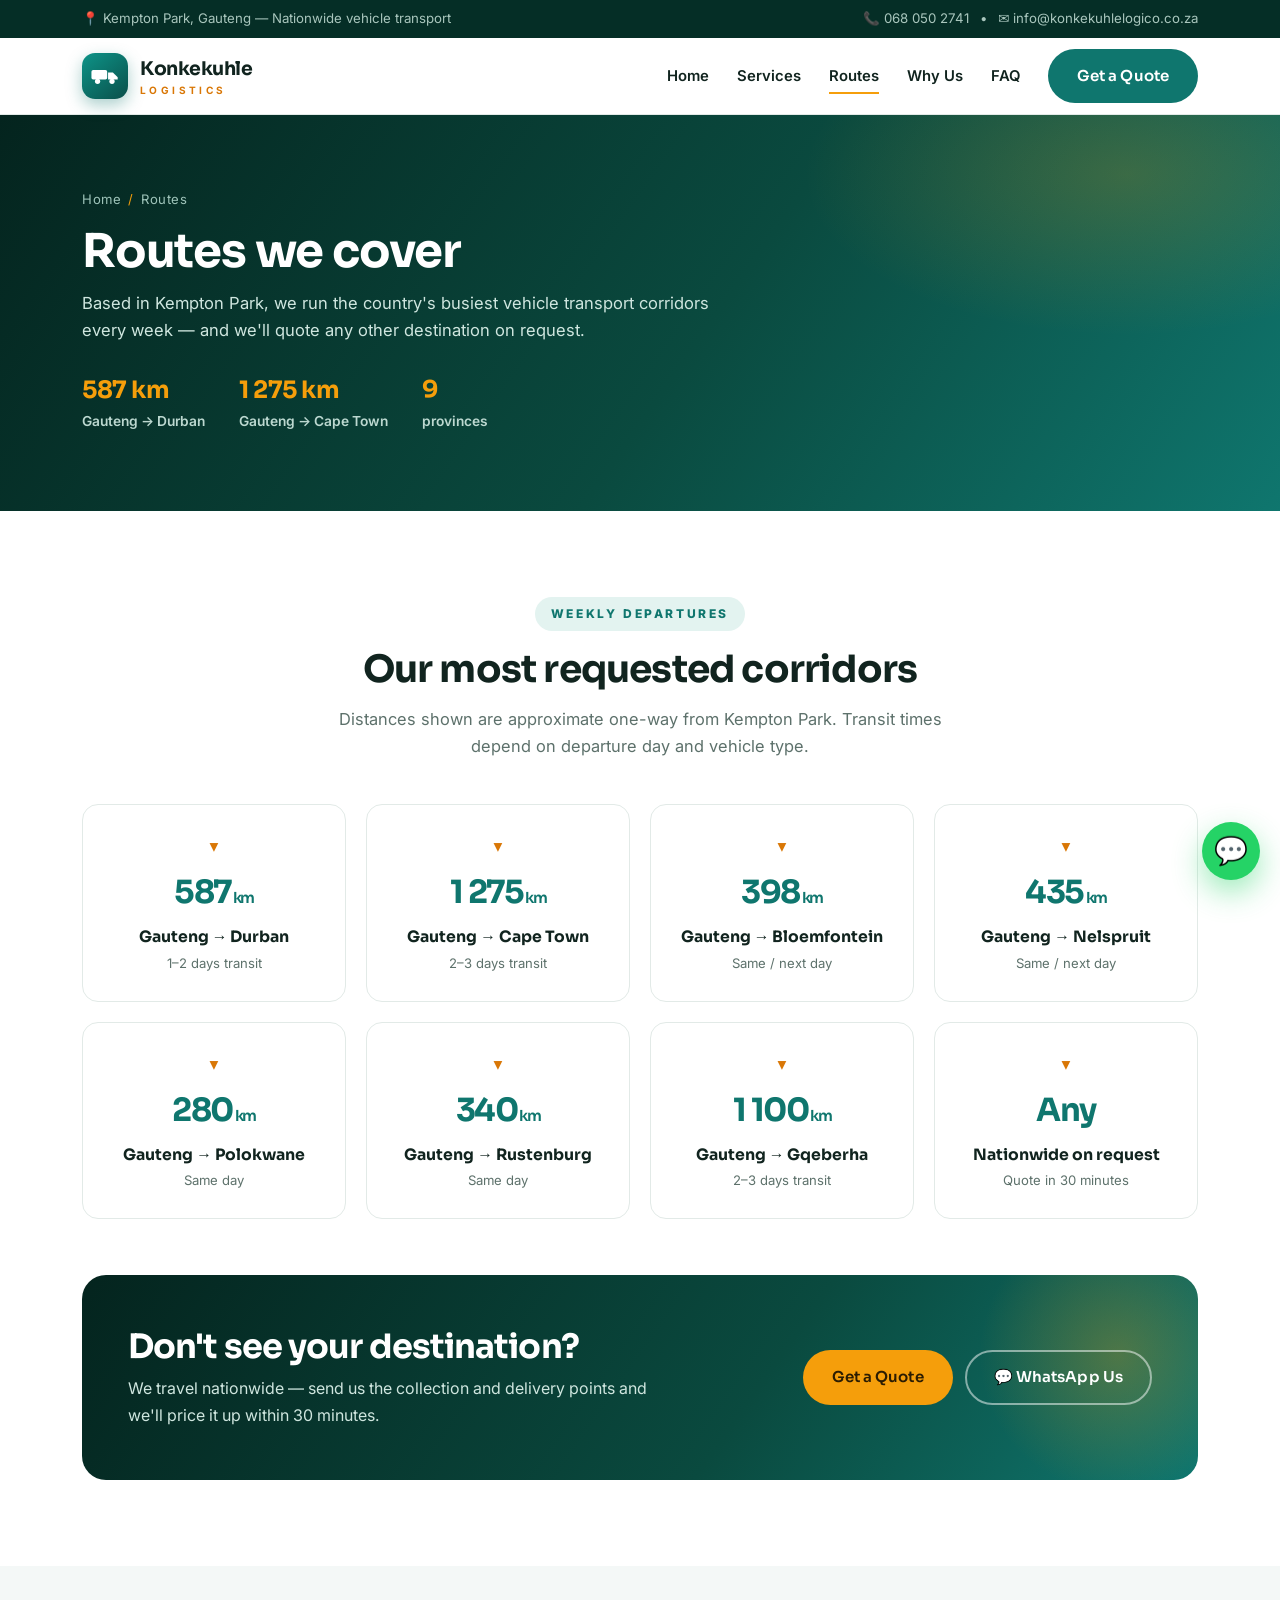
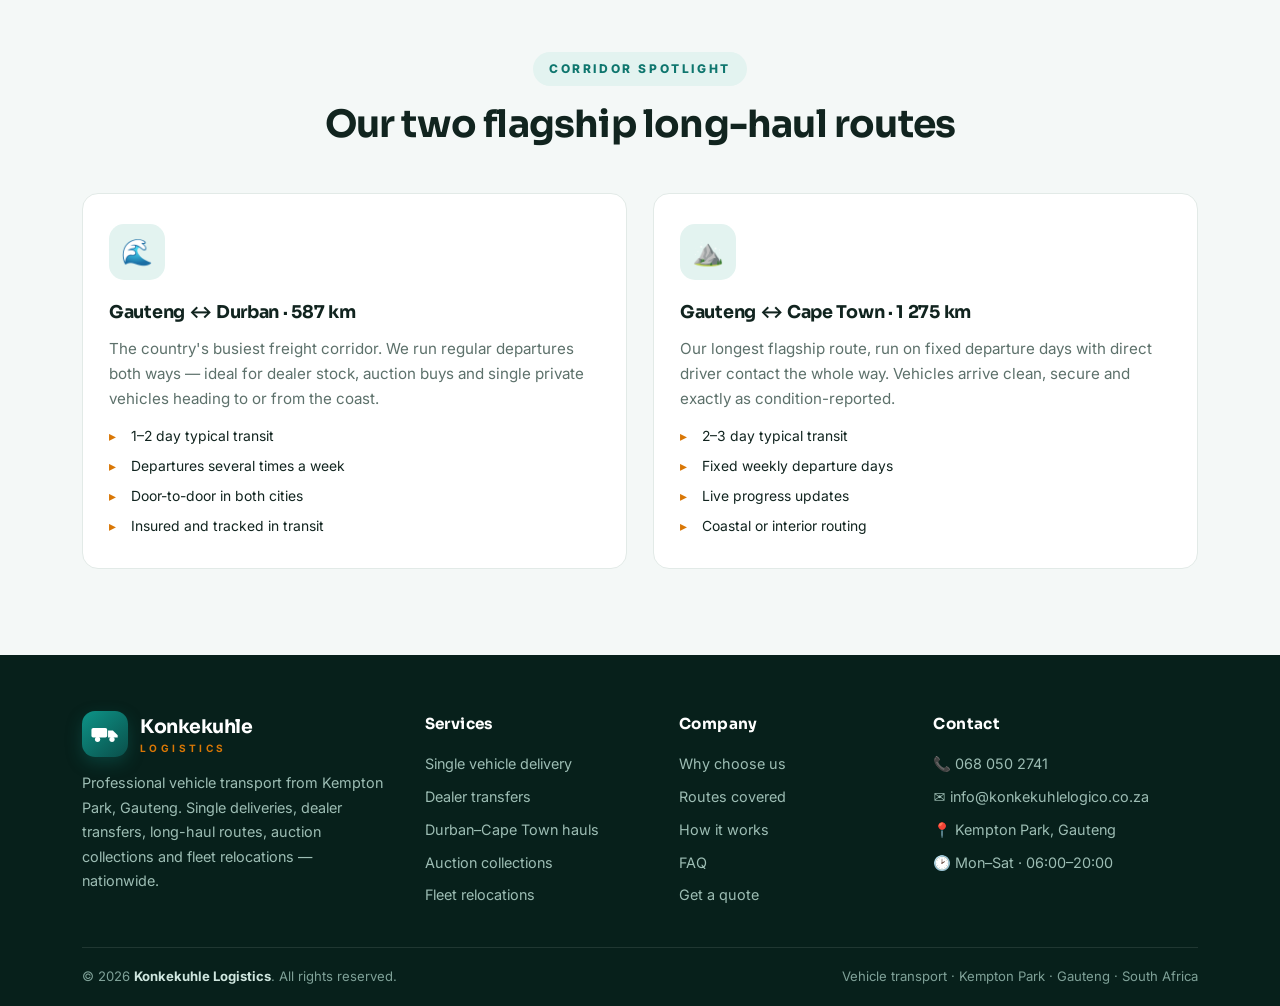
<file: routes.html>
<!DOCTYPE html>
<html lang="en">
<head>
<meta charset="UTF-8">
<meta name="viewport" content="width=device-width, initial-scale=1.0">
<title>Routes | Konkekuhle Logistics — Transport Corridors</title>
<meta name="description" content="Routes covered by Konkekuhle Logistics — Gauteng to Durban, Cape Town, Bloemfontein, Nelspruit, Polokwane, Rustenburg, Gqeberha and nationwide.">
<link rel="preconnect" href="https://fonts.googleapis.com">
<link rel="preconnect" href="https://fonts.gstatic.com" crossorigin>
<link href="https://fonts.googleapis.com/css2?family=Inter:wght@400;500;600;700&family=Sora:wght@500;600;700&display=swap" rel="stylesheet">
<link rel="stylesheet" href="styles.css">
</head>
<body>

<div class="topbar">
  <div class="wrap">
    <span>📍 Kempton Park, Gauteng — Nationwide vehicle transport</span>
    <span>
      <a href="tel:0680502741">📞 068 050 2741</a> &nbsp;•&nbsp;
      <a href="mailto:info@konkekuhlelogico.co.za">✉ info@konkekuhlelogico.co.za</a>
    </span>
  </div>
</div>

<header>
  <div class="wrap nav">
    <a href="index.html" class="logo">
      <span class="mark">
        <svg viewBox="0 0 64 40" fill="currentColor" aria-hidden="true">
          <rect x="1" y="6" width="36" height="22" rx="4"/>
          <path d="M39 12h11l11 11v5H39z"/>
          <circle cx="15" cy="32" r="6" fill="#fff"/><circle cx="15" cy="32" r="2.8"/>
          <circle cx="48" cy="32" r="6" fill="#fff"/><circle cx="48" cy="32" r="2.8"/>
        </svg>
      </span>
      <span class="word"><b>Konkekuhle</b><small>Logistics</small></span>
    </a>
    <nav class="menu" id="menu">
      <a class="link" href="index.html">Home</a>
      <a class="link" href="services.html">Services</a>
      <a class="link" href="routes.html">Routes</a>
      <a class="link" href="why-us.html">Why Us</a>
      <a class="link" href="faq.html">FAQ</a>
      <a class="btn btn-primary" href="quote.html">Get a Quote</a>
    </nav>
    <button class="burger" id="burger" aria-label="Menu"><span></span><span></span><span></span></button>
  </div>
</header>

<div class="page-hero">
  <div class="wrap">
    <div class="crumbs"><a href="index.html">Home</a><span>/</span>Routes</div>
    <h1>Routes we cover</h1>
    <p>Based in Kempton Park, we run the country's busiest vehicle transport corridors every week — and we'll quote any other destination on request.</p>
    <div class="ph-stats">
      <div><b>587 km</b>Gauteng → Durban</div>
      <div><b>1 275 km</b>Gauteng → Cape Town</div>
      <div><b>9</b>provinces</div>
    </div>
  </div>
</div>

<section>
  <div class="wrap">
    <div class="head-center">
      <span class="eyebrow">Weekly Departures</span>
      <h2 class="sec-title">Our most requested corridors</h2>
      <p class="sec-sub">Distances shown are approximate one-way from Kempton Park. Transit times depend on departure day and vehicle type.</p>
    </div>

    <div class="routes">
      <div class="route reveal"><span class="arrow">▾</span><span class="km">587<span> km</span></span><div class="path">Gauteng → Durban</div><div class="eta">1–2 days transit</div></div>
      <div class="route reveal"><span class="arrow">▾</span><span class="km">1 275<span> km</span></span><div class="path">Gauteng → Cape Town</div><div class="eta">2–3 days transit</div></div>
      <div class="route reveal"><span class="arrow">▾</span><span class="km">398<span> km</span></span><div class="path">Gauteng → Bloemfontein</div><div class="eta">Same / next day</div></div>
      <div class="route reveal"><span class="arrow">▾</span><span class="km">435<span> km</span></span><div class="path">Gauteng → Nelspruit</div><div class="eta">Same / next day</div></div>
      <div class="route reveal"><span class="arrow">▾</span><span class="km">280<span> km</span></span><div class="path">Gauteng → Polokwane</div><div class="eta">Same day</div></div>
      <div class="route reveal"><span class="arrow">▾</span><span class="km">340<span> km</span></span><div class="path">Gauteng → Rustenburg</div><div class="eta">Same day</div></div>
      <div class="route reveal"><span class="arrow">▾</span><span class="km">1 100<span> km</span></span><div class="path">Gauteng → Gqeberha</div><div class="eta">2–3 days transit</div></div>
      <div class="route reveal"><span class="arrow">▾</span><span class="km">Any</span><div class="path">Nationwide on request</div><div class="eta">Quote in 30 minutes</div></div>
    </div>

    <div class="cta-band" style="margin-top:56px">
      <div>
        <h2>Don't see your destination?</h2>
        <p>We travel nationwide — send us the collection and delivery points and we'll price it up within 30 minutes.</p>
      </div>
      <div style="display:flex;gap:12px;flex-wrap:wrap">
        <a class="btn btn-accent" href="quote.html">Get a Quote</a>
        <a class="btn btn-ghost" href="https://wa.me/27680502741" target="_blank" rel="noopener">💬 WhatsApp Us</a>
      </div>
    </div>
  </div>
</section>

<section class="tint">
  <div class="wrap">
    <div class="head-center">
      <span class="eyebrow">Corridor Spotlight</span>
      <h2 class="sec-title">Our two flagship long-haul routes</h2>
    </div>

    <div class="grid-3" style="grid-template-columns:1fr 1fr">
      <div class="card reveal">
        <div class="ico">🌊</div>
        <h3>Gauteng ↔ Durban · 587 km</h3>
        <p>The country's busiest freight corridor. We run regular departures both ways — ideal for dealer stock, auction buys and single private vehicles heading to or from the coast.</p>
        <ul>
          <li>1–2 day typical transit</li>
          <li>Departures several times a week</li>
          <li>Door-to-door in both cities</li>
          <li>Insured and tracked in transit</li>
        </ul>
      </div>
      <div class="card reveal">
        <div class="ico">⛰️</div>
        <h3>Gauteng ↔ Cape Town · 1 275 km</h3>
        <p>Our longest flagship route, run on fixed departure days with direct driver contact the whole way. Vehicles arrive clean, secure and exactly as condition-reported.</p>
        <ul>
          <li>2–3 day typical transit</li>
          <li>Fixed weekly departure days</li>
          <li>Live progress updates</li>
          <li>Coastal or interior routing</li>
        </ul>
      </div>
    </div>
  </div>
</section>

<footer>
  <div class="wrap f-grid">
    <div class="about">
      <a href="index.html" class="logo" style="color:#fff">
        <span class="mark">
          <svg viewBox="0 0 64 40" fill="currentColor" aria-hidden="true">
            <rect x="1" y="6" width="36" height="22" rx="4"/>
            <path d="M39 12h11l11 11v5H39z"/>
            <circle cx="15" cy="32" r="6" fill="#fff"/><circle cx="15" cy="32" r="2.8"/>
            <circle cx="48" cy="32" r="6" fill="#fff"/><circle cx="48" cy="32" r="2.8"/>
          </svg>
        </span>
        <span class="word"><b>Konkekuhle</b><small>Logistics</small></span>
      </a>
      <p>Professional vehicle transport from Kempton Park, Gauteng. Single deliveries, dealer transfers, long-haul routes, auction collections and fleet relocations — nationwide.</p>
    </div>
    <div>
      <h5>Services</h5>
      <ul>
        <li><a href="services.html">Single vehicle delivery</a></li>
        <li><a href="services.html">Dealer transfers</a></li>
        <li><a href="services.html">Durban–Cape Town hauls</a></li>
        <li><a href="services.html">Auction collections</a></li>
        <li><a href="services.html">Fleet relocations</a></li>
      </ul>
    </div>
    <div>
      <h5>Company</h5>
      <ul>
        <li><a href="why-us.html">Why choose us</a></li>
        <li><a href="routes.html">Routes covered</a></li>
        <li><a href="why-us.html#process">How it works</a></li>
        <li><a href="faq.html">FAQ</a></li>
        <li><a href="quote.html">Get a quote</a></li>
      </ul>
    </div>
    <div>
      <h5>Contact</h5>
      <ul>
        <li><a href="tel:0680502741">📞 068 050 2741</a></li>
        <li><a href="mailto:info@konkekuhlelogico.co.za">✉ info@konkekuhlelogico.co.za</a></li>
        <li>📍 Kempton Park, Gauteng</li>
        <li>🕑 Mon–Sat · 06:00–20:00</li>
      </ul>
    </div>
  </div>
  <div class="wrap">
    <div class="f-bottom">
      <span>© <span id="yr"></span> <b>Konkekuhle Logistics</b>. All rights reserved.</span>
      <span>Vehicle transport · Kempton Park · Gauteng · South Africa</span>
    </div>
  </div>
</footer>

<a class="wa" href="https://wa.me/27680502741?text=Hi%20Konkekuhle%20Logistics%2C%20I'd%20like%20a%20quote%20for%20vehicle%20transport." target="_blank" rel="noopener" aria-label="WhatsApp us">💬</a>

<script src="script.js"></script>
</body>
</html>
</file>
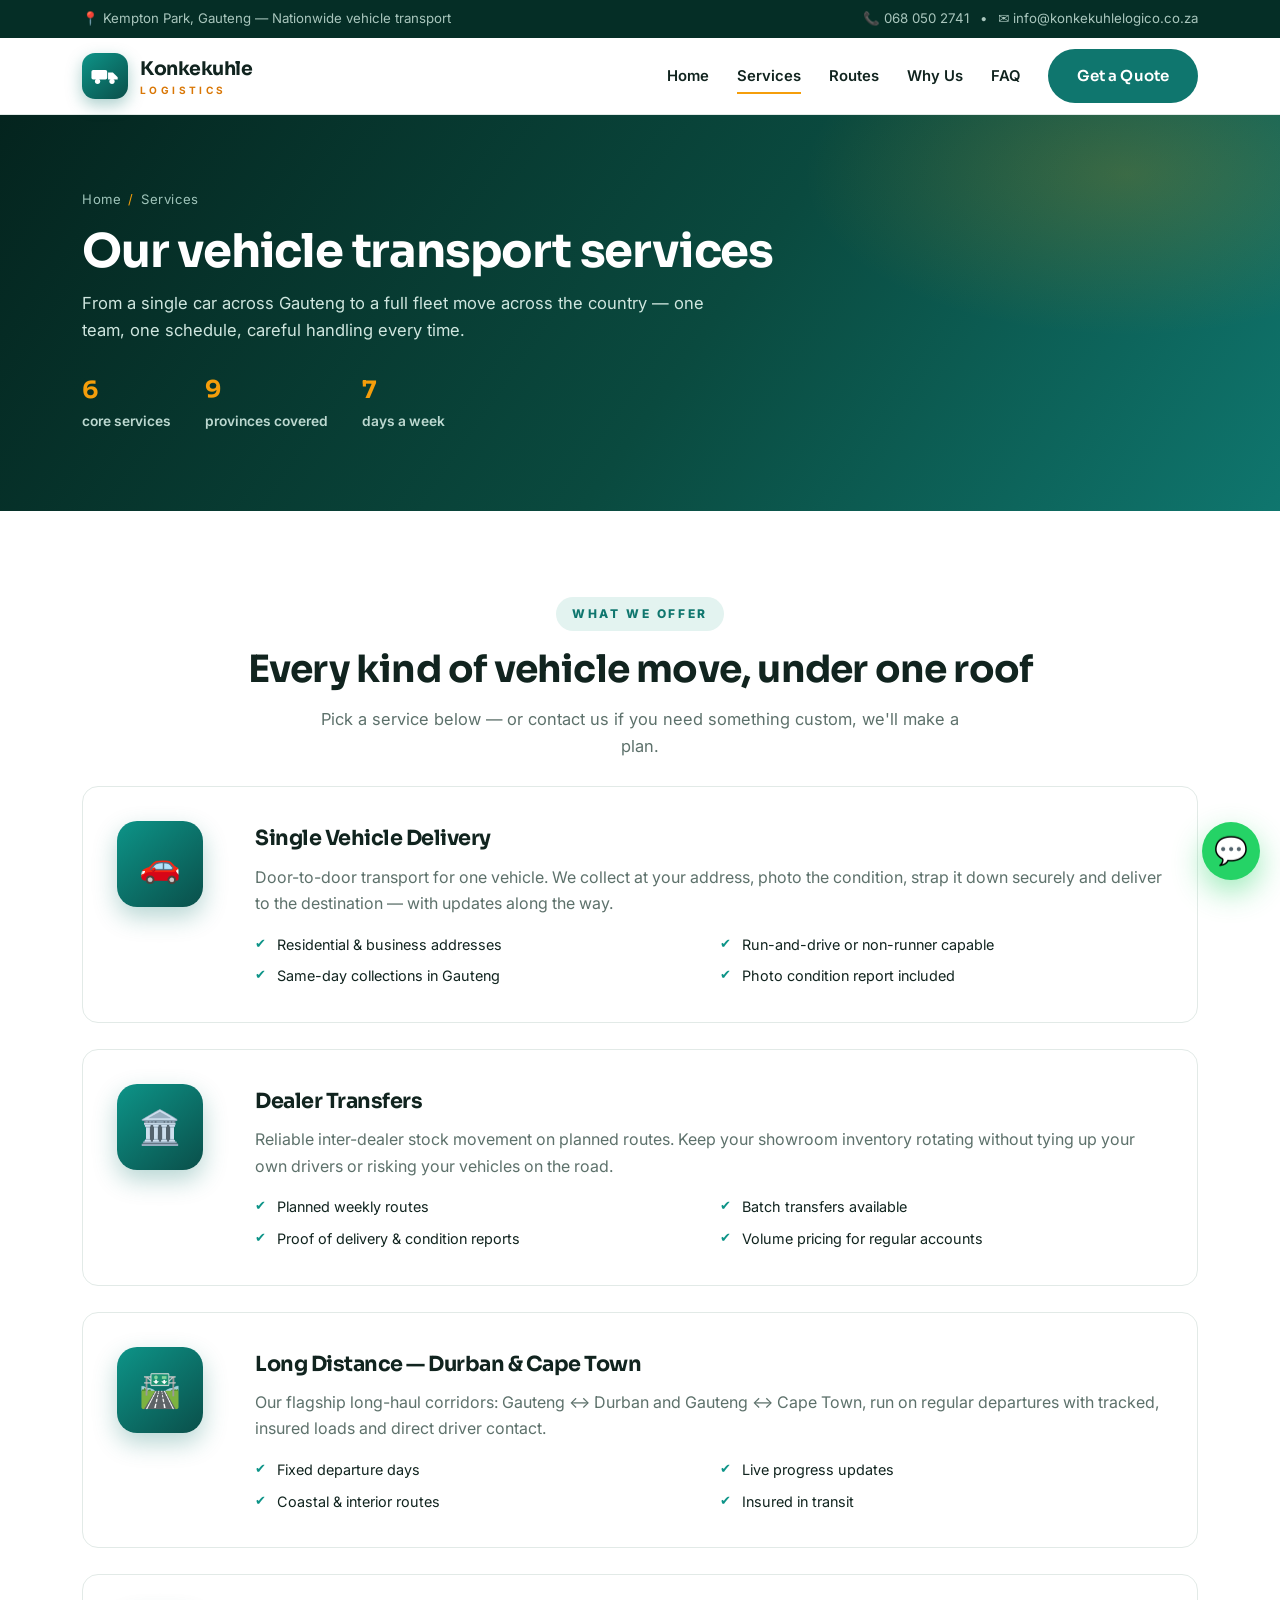
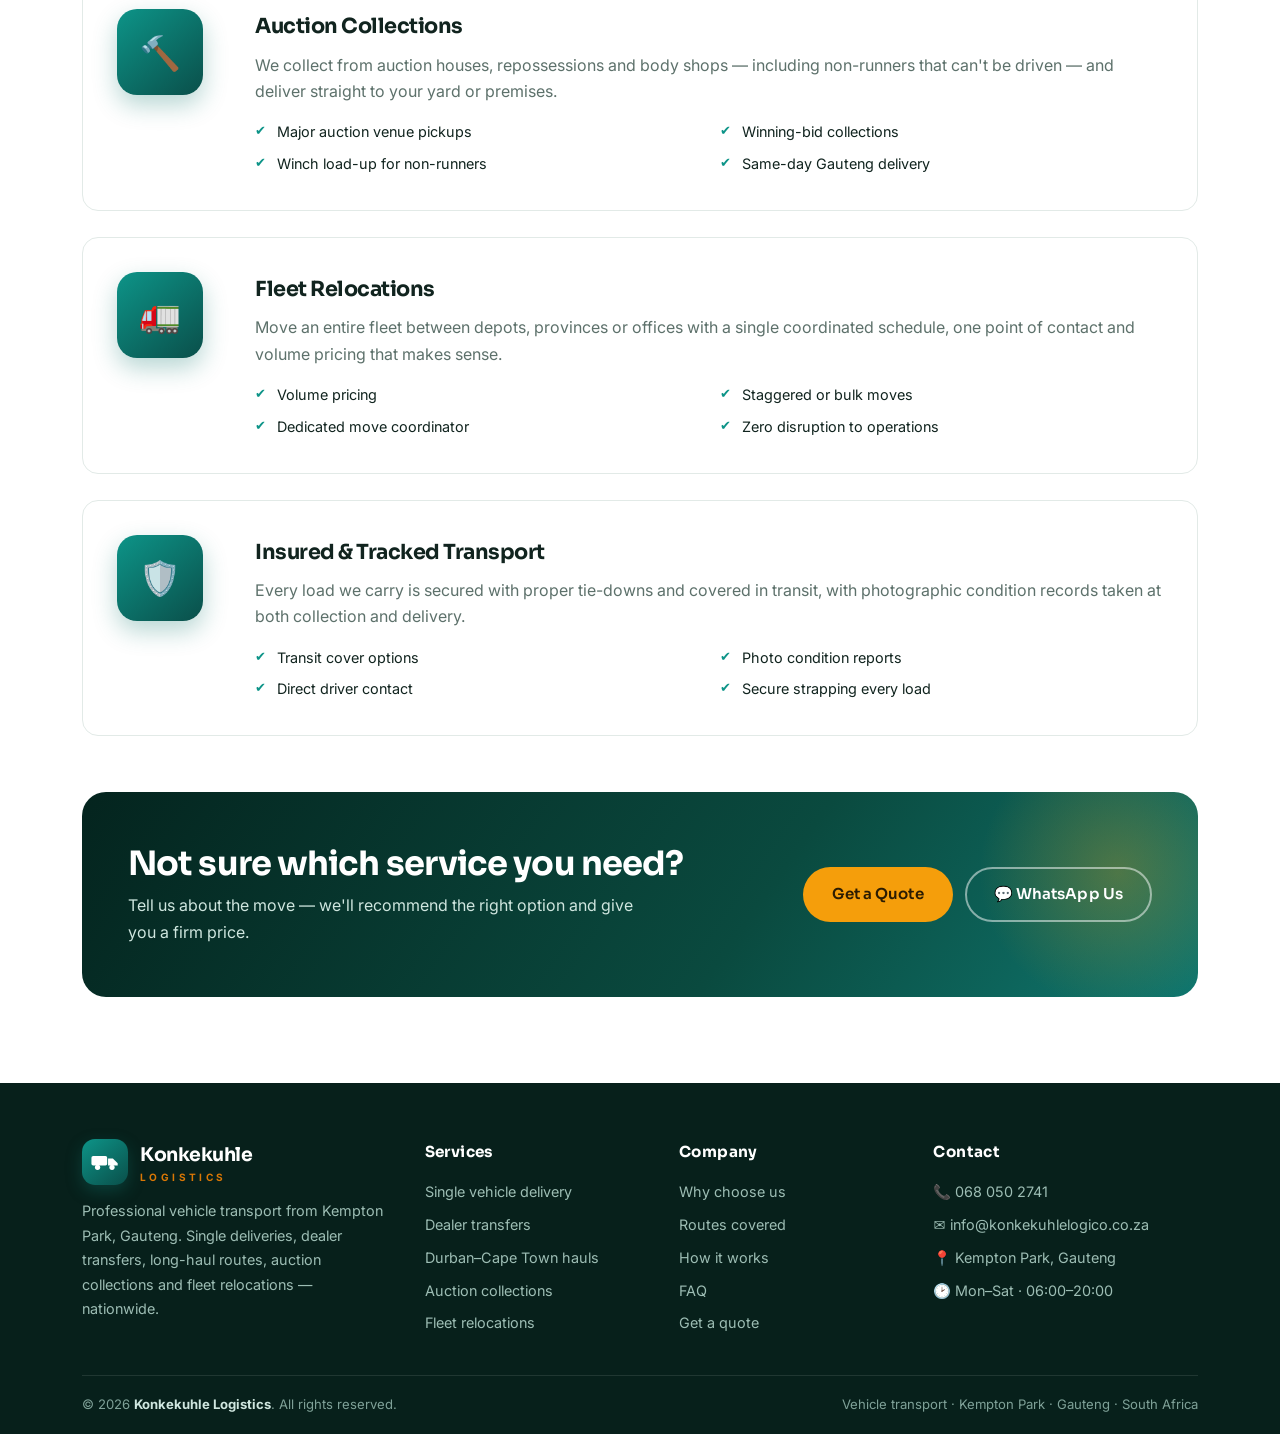
<file: services.html>
<!DOCTYPE html>
<html lang="en">
<head>
<meta charset="UTF-8">
<meta name="viewport" content="width=device-width, initial-scale=1.0">
<title>Services | Konkekuhle Logistics — Vehicle Transport</title>
<meta name="description" content="Single vehicle delivery, dealer transfers, long distance Durban–Cape Town transport, auction collections and fleet relocations by Konkekuhle Logistics.">
<link rel="preconnect" href="https://fonts.googleapis.com">
<link rel="preconnect" href="https://fonts.gstatic.com" crossorigin>
<link href="https://fonts.googleapis.com/css2?family=Inter:wght@400;500;600;700&family=Sora:wght@500;600;700&display=swap" rel="stylesheet">
<link rel="stylesheet" href="styles.css">
</head>
<body>

<div class="topbar">
  <div class="wrap">
    <span>📍 Kempton Park, Gauteng — Nationwide vehicle transport</span>
    <span>
      <a href="tel:0680502741">📞 068 050 2741</a> &nbsp;•&nbsp;
      <a href="mailto:info@konkekuhlelogico.co.za">✉ info@konkekuhlelogico.co.za</a>
    </span>
  </div>
</div>

<header>
  <div class="wrap nav">
    <a href="index.html" class="logo">
      <span class="mark">
        <svg viewBox="0 0 64 40" fill="currentColor" aria-hidden="true">
          <rect x="1" y="6" width="36" height="22" rx="4"/>
          <path d="M39 12h11l11 11v5H39z"/>
          <circle cx="15" cy="32" r="6" fill="#fff"/><circle cx="15" cy="32" r="2.8"/>
          <circle cx="48" cy="32" r="6" fill="#fff"/><circle cx="48" cy="32" r="2.8"/>
        </svg>
      </span>
      <span class="word"><b>Konkekuhle</b><small>Logistics</small></span>
    </a>
    <nav class="menu" id="menu">
      <a class="link" href="index.html">Home</a>
      <a class="link" href="services.html">Services</a>
      <a class="link" href="routes.html">Routes</a>
      <a class="link" href="why-us.html">Why Us</a>
      <a class="link" href="faq.html">FAQ</a>
      <a class="btn btn-primary" href="quote.html">Get a Quote</a>
    </nav>
    <button class="burger" id="burger" aria-label="Menu"><span></span><span></span><span></span></button>
  </div>
</header>

<div class="page-hero">
  <div class="wrap">
    <div class="crumbs"><a href="index.html">Home</a><span>/</span>Services</div>
    <h1>Our vehicle transport services</h1>
    <p>From a single car across Gauteng to a full fleet move across the country — one team, one schedule, careful handling every time.</p>
    <div class="ph-stats">
      <div><b>6</b>core services</div>
      <div><b>9</b>provinces covered</div>
      <div><b>7</b>days a week</div>
    </div>
  </div>
</div>

<section>
  <div class="wrap">
    <div class="head-center">
      <span class="eyebrow">What We Offer</span>
      <h2 class="sec-title">Every kind of vehicle move, under one roof</h2>
      <p class="sec-sub">Pick a service below — or contact us if you need something custom, we'll make a plan.</p>
    </div>

    <div class="srow reveal">
      <div class="ico">🚗</div>
      <div>
        <h3>Single Vehicle Delivery</h3>
        <p>Door-to-door transport for one vehicle. We collect at your address, photo the condition, strap it down securely and deliver to the destination — with updates along the way.</p>
        <ul>
          <li>Residential &amp; business addresses</li>
          <li>Run-and-drive or non-runner capable</li>
          <li>Same-day collections in Gauteng</li>
          <li>Photo condition report included</li>
        </ul>
      </div>
    </div>

    <div class="srow reveal">
      <div class="ico">🏛️</div>
      <div>
        <h3>Dealer Transfers</h3>
        <p>Reliable inter-dealer stock movement on planned routes. Keep your showroom inventory rotating without tying up your own drivers or risking your vehicles on the road.</p>
        <ul>
          <li>Planned weekly routes</li>
          <li>Batch transfers available</li>
          <li>Proof of delivery &amp; condition reports</li>
          <li>Volume pricing for regular accounts</li>
        </ul>
      </div>
    </div>

    <div class="srow reveal">
      <div class="ico">🛣️</div>
      <div>
        <h3>Long Distance — Durban &amp; Cape Town</h3>
        <p>Our flagship long-haul corridors: Gauteng ↔ Durban and Gauteng ↔ Cape Town, run on regular departures with tracked, insured loads and direct driver contact.</p>
        <ul>
          <li>Fixed departure days</li>
          <li>Live progress updates</li>
          <li>Coastal &amp; interior routes</li>
          <li>Insured in transit</li>
        </ul>
      </div>
    </div>

    <div class="srow reveal">
      <div class="ico">🔨</div>
      <div>
        <h3>Auction Collections</h3>
        <p>We collect from auction houses, repossessions and body shops — including non-runners that can't be driven — and deliver straight to your yard or premises.</p>
        <ul>
          <li>Major auction venue pickups</li>
          <li>Winning-bid collections</li>
          <li>Winch load-up for non-runners</li>
          <li>Same-day Gauteng delivery</li>
        </ul>
      </div>
    </div>

    <div class="srow reveal">
      <div class="ico">🚛</div>
      <div>
        <h3>Fleet Relocations</h3>
        <p>Move an entire fleet between depots, provinces or offices with a single coordinated schedule, one point of contact and volume pricing that makes sense.</p>
        <ul>
          <li>Volume pricing</li>
          <li>Staggered or bulk moves</li>
          <li>Dedicated move coordinator</li>
          <li>Zero disruption to operations</li>
        </ul>
      </div>
    </div>

    <div class="srow reveal">
      <div class="ico">🛡️</div>
      <div>
        <h3>Insured &amp; Tracked Transport</h3>
        <p>Every load we carry is secured with proper tie-downs and covered in transit, with photographic condition records taken at both collection and delivery.</p>
        <ul>
          <li>Transit cover options</li>
          <li>Photo condition reports</li>
          <li>Direct driver contact</li>
          <li>Secure strapping every load</li>
        </ul>
      </div>
    </div>

    <div class="cta-band" style="margin-top:56px">
      <div>
        <h2>Not sure which service you need?</h2>
        <p>Tell us about the move — we'll recommend the right option and give you a firm price.</p>
      </div>
      <div style="display:flex;gap:12px;flex-wrap:wrap">
        <a class="btn btn-accent" href="quote.html">Get a Quote</a>
        <a class="btn btn-ghost" href="https://wa.me/27680502741" target="_blank" rel="noopener">💬 WhatsApp Us</a>
      </div>
    </div>
  </div>
</section>

<footer>
  <div class="wrap f-grid">
    <div class="about">
      <a href="index.html" class="logo" style="color:#fff">
        <span class="mark">
          <svg viewBox="0 0 64 40" fill="currentColor" aria-hidden="true">
            <rect x="1" y="6" width="36" height="22" rx="4"/>
            <path d="M39 12h11l11 11v5H39z"/>
            <circle cx="15" cy="32" r="6" fill="#fff"/><circle cx="15" cy="32" r="2.8"/>
            <circle cx="48" cy="32" r="6" fill="#fff"/><circle cx="48" cy="32" r="2.8"/>
          </svg>
        </span>
        <span class="word"><b>Konkekuhle</b><small>Logistics</small></span>
      </a>
      <p>Professional vehicle transport from Kempton Park, Gauteng. Single deliveries, dealer transfers, long-haul routes, auction collections and fleet relocations — nationwide.</p>
    </div>
    <div>
      <h5>Services</h5>
      <ul>
        <li><a href="services.html">Single vehicle delivery</a></li>
        <li><a href="services.html">Dealer transfers</a></li>
        <li><a href="services.html">Durban–Cape Town hauls</a></li>
        <li><a href="services.html">Auction collections</a></li>
        <li><a href="services.html">Fleet relocations</a></li>
      </ul>
    </div>
    <div>
      <h5>Company</h5>
      <ul>
        <li><a href="why-us.html">Why choose us</a></li>
        <li><a href="routes.html">Routes covered</a></li>
        <li><a href="why-us.html#process">How it works</a></li>
        <li><a href="faq.html">FAQ</a></li>
        <li><a href="quote.html">Get a quote</a></li>
      </ul>
    </div>
    <div>
      <h5>Contact</h5>
      <ul>
        <li><a href="tel:0680502741">📞 068 050 2741</a></li>
        <li><a href="mailto:info@konkekuhlelogico.co.za">✉ info@konkekuhlelogico.co.za</a></li>
        <li>📍 Kempton Park, Gauteng</li>
        <li>🕑 Mon–Sat · 06:00–20:00</li>
      </ul>
    </div>
  </div>
  <div class="wrap">
    <div class="f-bottom">
      <span>© <span id="yr"></span> <b>Konkekuhle Logistics</b>. All rights reserved.</span>
      <span>Vehicle transport · Kempton Park · Gauteng · South Africa</span>
    </div>
  </div>
</footer>

<a class="wa" href="https://wa.me/27680502741?text=Hi%20Konkekuhle%20Logistics%2C%20I'd%20like%20a%20quote%20for%20vehicle%20transport." target="_blank" rel="noopener" aria-label="WhatsApp us">💬</a>

<script src="script.js"></script>
</body>
</html>
</file>
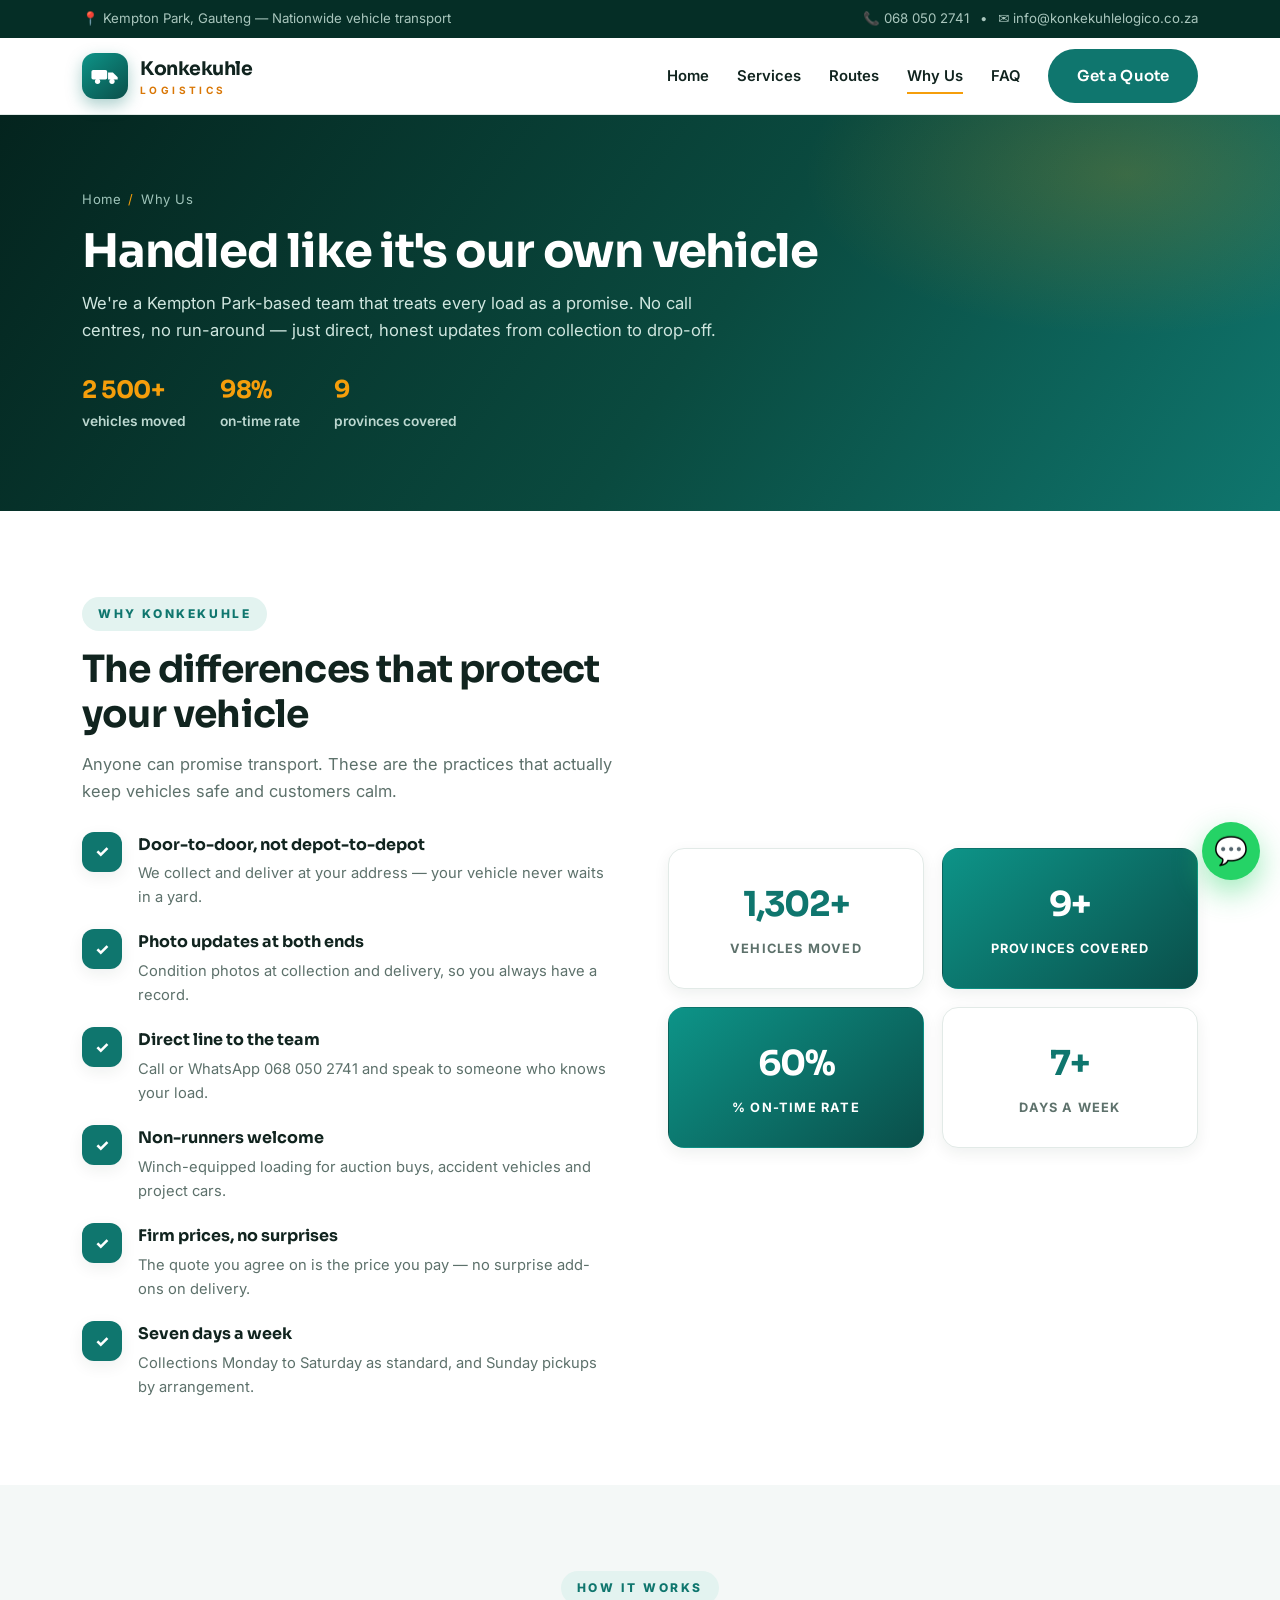
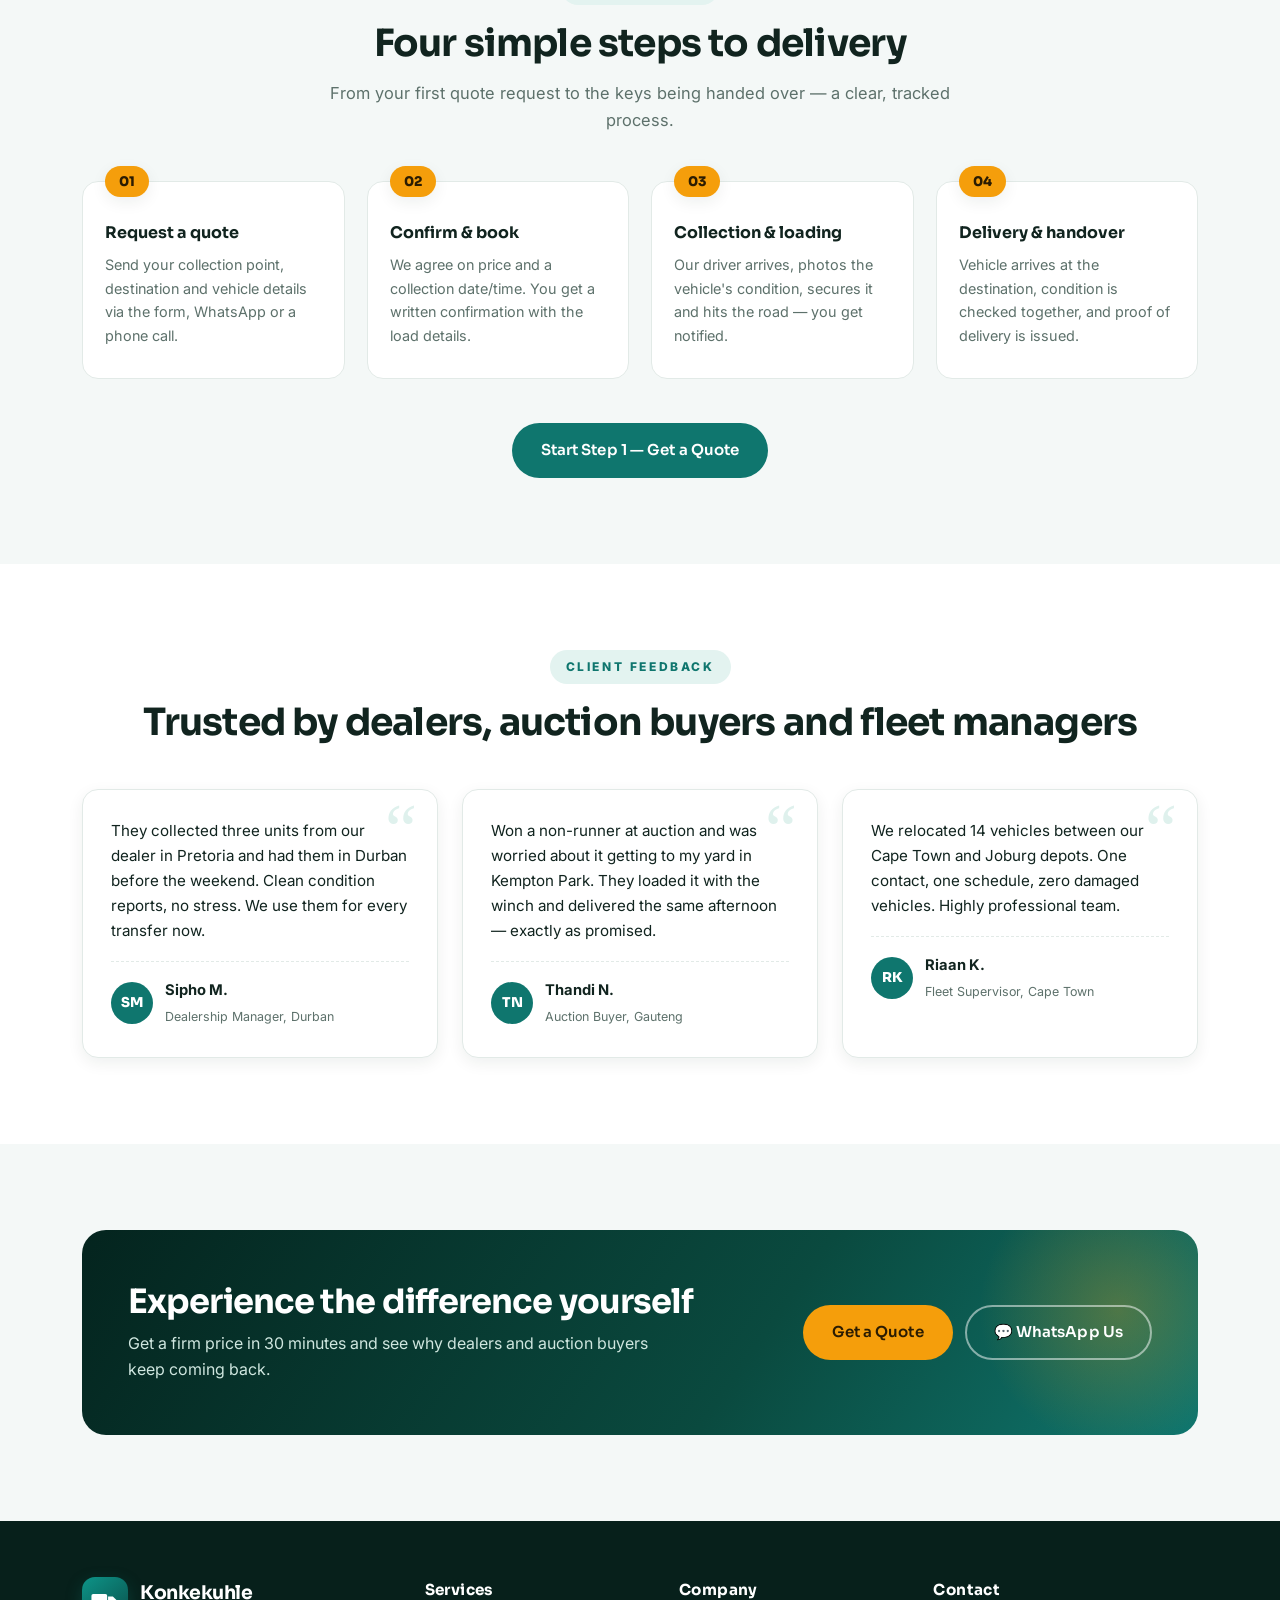
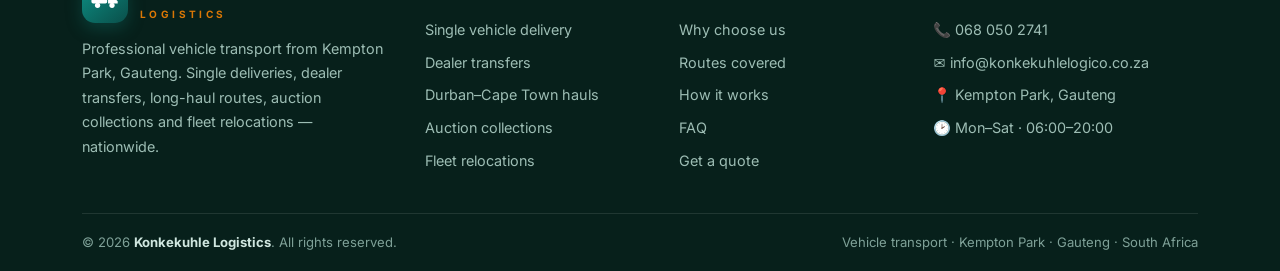
<file: why-us.html>
<!DOCTYPE html>
<html lang="en">
<head>
<meta charset="UTF-8">
<meta name="viewport" content="width=device-width, initial-scale=1.0">
<title>Why Us | Konkekuhle Logistics — Why Choose Us</title>
<meta name="description" content="Why choose Konkekuhle Logistics — door-to-door vehicle transport, photo condition reports, direct communication and a proven track record from Kempton Park, Gauteng.">
<link rel="preconnect" href="https://fonts.googleapis.com">
<link rel="preconnect" href="https://fonts.gstatic.com" crossorigin>
<link href="https://fonts.googleapis.com/css2?family=Inter:wght@400;500;600;700&family=Sora:wght@500;600;700&display=swap" rel="stylesheet">
<link rel="stylesheet" href="styles.css">
</head>
<body>

<div class="topbar">
  <div class="wrap">
    <span>📍 Kempton Park, Gauteng — Nationwide vehicle transport</span>
    <span>
      <a href="tel:0680502741">📞 068 050 2741</a> &nbsp;•&nbsp;
      <a href="mailto:info@konkekuhlelogico.co.za">✉ info@konkekuhlelogico.co.za</a>
    </span>
  </div>
</div>

<header>
  <div class="wrap nav">
    <a href="index.html" class="logo">
      <span class="mark">
        <svg viewBox="0 0 64 40" fill="currentColor" aria-hidden="true">
          <rect x="1" y="6" width="36" height="22" rx="4"/>
          <path d="M39 12h11l11 11v5H39z"/>
          <circle cx="15" cy="32" r="6" fill="#fff"/><circle cx="15" cy="32" r="2.8"/>
          <circle cx="48" cy="32" r="6" fill="#fff"/><circle cx="48" cy="32" r="2.8"/>
        </svg>
      </span>
      <span class="word"><b>Konkekuhle</b><small>Logistics</small></span>
    </a>
    <nav class="menu" id="menu">
      <a class="link" href="index.html">Home</a>
      <a class="link" href="services.html">Services</a>
      <a class="link" href="routes.html">Routes</a>
      <a class="link" href="why-us.html">Why Us</a>
      <a class="link" href="faq.html">FAQ</a>
      <a class="btn btn-primary" href="quote.html">Get a Quote</a>
    </nav>
    <button class="burger" id="burger" aria-label="Menu"><span></span><span></span><span></span></button>
  </div>
</header>

<div class="page-hero">
  <div class="wrap">
    <div class="crumbs"><a href="index.html">Home</a><span>/</span>Why Us</div>
    <h1>Handled like it's our own vehicle</h1>
    <p>We're a Kempton Park-based team that treats every load as a promise. No call centres, no run-around — just direct, honest updates from collection to drop-off.</p>
    <div class="ph-stats">
      <div><b>2 500+</b>vehicles moved</div>
      <div><b>98%</b>on-time rate</div>
      <div><b>9</b>provinces covered</div>
    </div>
  </div>
</div>

<section>
  <div class="wrap why">
    <div>
      <span class="eyebrow">Why Konkekuhle</span>
      <h2 class="sec-title">The differences that protect your vehicle</h2>
      <p class="sec-sub">Anyone can promise transport. These are the practices that actually keep vehicles safe and customers calm.</p>

      <div class="why-list">
        <div class="why-item reveal"><div class="tick">✓</div><div><h4>Door-to-door, not depot-to-depot</h4><p>We collect and deliver at your address — your vehicle never waits in a yard.</p></div></div>
        <div class="why-item reveal"><div class="tick">✓</div><div><h4>Photo updates at both ends</h4><p>Condition photos at collection and delivery, so you always have a record.</p></div></div>
        <div class="why-item reveal"><div class="tick">✓</div><div><h4>Direct line to the team</h4><p>Call or WhatsApp 068 050 2741 and speak to someone who knows your load.</p></div></div>
        <div class="why-item reveal"><div class="tick">✓</div><div><h4>Non-runners welcome</h4><p>Winch-equipped loading for auction buys, accident vehicles and project cars.</p></div></div>
        <div class="why-item reveal"><div class="tick">✓</div><div><h4>Firm prices, no surprises</h4><p>The quote you agree on is the price you pay — no surprise add-ons on delivery.</p></div></div>
        <div class="why-item reveal"><div class="tick">✓</div><div><h4>Seven days a week</h4><p>Collections Monday to Saturday as standard, and Sunday pickups by arrangement.</p></div></div>
      </div>
    </div>

    <div class="stats">
      <div class="stat"><b data-count="2500">0</b><span>Vehicles Moved</span></div>
      <div class="stat"><b data-count="9">0</b><span>Provinces Covered</span></div>
      <div class="stat"><b data-count="98">0</b><span>% On-Time Rate</span></div>
      <div class="stat"><b data-count="7">0</b><span>Days a Week</span></div>
    </div>
  </div>
</section>

<section id="process" class="tint">
  <div class="wrap">
    <div class="head-center">
      <span class="eyebrow">How It Works</span>
      <h2 class="sec-title">Four simple steps to delivery</h2>
      <p class="sec-sub">From your first quote request to the keys being handed over — a clear, tracked process.</p>
    </div>

    <div class="steps">
      <div class="step reveal"><h4>Request a quote</h4><p>Send your collection point, destination and vehicle details via the form, WhatsApp or a phone call.</p></div>
      <div class="step reveal"><h4>Confirm &amp; book</h4><p>We agree on price and a collection date/time. You get a written confirmation with the load details.</p></div>
      <div class="step reveal"><h4>Collection &amp; loading</h4><p>Our driver arrives, photos the vehicle's condition, secures it and hits the road — you get notified.</p></div>
      <div class="step reveal"><h4>Delivery &amp; handover</h4><p>Vehicle arrives at the destination, condition is checked together, and proof of delivery is issued.</p></div>
    </div>

    <div style="text-align:center;margin-top:44px">
      <a class="btn btn-primary" href="quote.html">Start Step 1 — Get a Quote</a>
    </div>
  </div>
</section>

<section>
  <div class="wrap">
    <div class="head-center">
      <span class="eyebrow">Client Feedback</span>
      <h2 class="sec-title">Trusted by dealers, auction buyers and fleet managers</h2>
    </div>

    <div class="quotes">
      <div class="quote reveal">
        <p>They collected three units from our dealer in Pretoria and had them in Durban before the weekend. Clean condition reports, no stress. We use them for every transfer now.</p>
        <div class="who"><div class="av">SM</div><div><b>Sipho M.</b><span>Dealership Manager, Durban</span></div></div>
      </div>
      <div class="quote reveal">
        <p>Won a non-runner at auction and was worried about it getting to my yard in Kempton Park. They loaded it with the winch and delivered the same afternoon — exactly as promised.</p>
        <div class="who"><div class="av">TN</div><div><b>Thandi N.</b><span>Auction Buyer, Gauteng</span></div></div>
      </div>
      <div class="quote reveal">
        <p>We relocated 14 vehicles between our Cape Town and Joburg depots. One contact, one schedule, zero damaged vehicles. Highly professional team.</p>
        <div class="who"><div class="av">RK</div><div><b>Riaan K.</b><span>Fleet Supervisor, Cape Town</span></div></div>
      </div>
    </div>
  </div>
</section>

<section class="tint">
  <div class="wrap">
    <div class="cta-band">
      <div>
        <h2>Experience the difference yourself</h2>
        <p>Get a firm price in 30 minutes and see why dealers and auction buyers keep coming back.</p>
      </div>
      <div style="display:flex;gap:12px;flex-wrap:wrap">
        <a class="btn btn-accent" href="quote.html">Get a Quote</a>
        <a class="btn btn-ghost" href="https://wa.me/27680502741" target="_blank" rel="noopener">💬 WhatsApp Us</a>
      </div>
    </div>
  </div>
</section>

<footer>
  <div class="wrap f-grid">
    <div class="about">
      <a href="index.html" class="logo" style="color:#fff">
        <span class="mark">
          <svg viewBox="0 0 64 40" fill="currentColor" aria-hidden="true">
            <rect x="1" y="6" width="36" height="22" rx="4"/>
            <path d="M39 12h11l11 11v5H39z"/>
            <circle cx="15" cy="32" r="6" fill="#fff"/><circle cx="15" cy="32" r="2.8"/>
            <circle cx="48" cy="32" r="6" fill="#fff"/><circle cx="48" cy="32" r="2.8"/>
          </svg>
        </span>
        <span class="word"><b>Konkekuhle</b><small>Logistics</small></span>
      </a>
      <p>Professional vehicle transport from Kempton Park, Gauteng. Single deliveries, dealer transfers, long-haul routes, auction collections and fleet relocations — nationwide.</p>
    </div>
    <div>
      <h5>Services</h5>
      <ul>
        <li><a href="services.html">Single vehicle delivery</a></li>
        <li><a href="services.html">Dealer transfers</a></li>
        <li><a href="services.html">Durban–Cape Town hauls</a></li>
        <li><a href="services.html">Auction collections</a></li>
        <li><a href="services.html">Fleet relocations</a></li>
      </ul>
    </div>
    <div>
      <h5>Company</h5>
      <ul>
        <li><a href="why-us.html">Why choose us</a></li>
        <li><a href="routes.html">Routes covered</a></li>
        <li><a href="why-us.html#process">How it works</a></li>
        <li><a href="faq.html">FAQ</a></li>
        <li><a href="quote.html">Get a quote</a></li>
      </ul>
    </div>
    <div>
      <h5>Contact</h5>
      <ul>
        <li><a href="tel:0680502741">📞 068 050 2741</a></li>
        <li><a href="mailto:info@konkekuhlelogico.co.za">✉ info@konkekuhlelogico.co.za</a></li>
        <li>📍 Kempton Park, Gauteng</li>
        <li>🕑 Mon–Sat · 06:00–20:00</li>
      </ul>
    </div>
  </div>
  <div class="wrap">
    <div class="f-bottom">
      <span>© <span id="yr"></span> <b>Konkekuhle Logistics</b>. All rights reserved.</span>
      <span>Vehicle transport · Kempton Park · Gauteng · South Africa</span>
    </div>
  </div>
</footer>

<a class="wa" href="https://wa.me/27680502741?text=Hi%20Konkekuhle%20Logistics%2C%20I'd%20like%20a%20quote%20for%20vehicle%20transport." target="_blank" rel="noopener" aria-label="WhatsApp us">💬</a>

<script src="script.js"></script>
</body>
</html>
</file>
<file: styles.css>
/* ============ Konkekuhle Logistics — shared styles ============ */
:root{
  --brand:#0f766e;
  --brand-600:#0d9488;
  --brand-400:#2dd4bf;
  --brand-dark:#0a4f4a;
  --deep:#052e26;
  --deep-2:#0a4a3f;
  --accent:#f59e0b;
  --accent-600:#d97706;
  --ink:#11241f;
  --muted:#5d716b;
  --line:#e2eae7;
  --bg:#f4f8f7;
  --white:#fff;
  --radius:16px;
  --shadow:0 14px 34px rgba(9,60,52,.12);
  --shadow-sm:0 5px 16px rgba(17,36,31,.07);
  --max:1160px;
}
*{margin:0;padding:0;box-sizing:border-box}
html{scroll-behavior:smooth}
body{
  font-family:"Inter","Segoe UI",system-ui,-apple-system,Roboto,Helvetica,Arial,sans-serif;
  color:var(--ink);background:var(--white);line-height:1.65;-webkit-font-smoothing:antialiased;
}
h1,h2,h3,h4,.logo,.btn,.stat b,.route .km{font-family:"Sora","Inter","Segoe UI",sans-serif}
img{max-width:100%;display:block}
a{color:inherit;text-decoration:none}
.wrap{width:100%;max-width:var(--max);margin:0 auto;padding:0 22px}

/* Buttons */
.btn{display:inline-flex;align-items:center;gap:9px;padding:13px 27px;border-radius:999px;font-weight:600;font-size:.94rem;border:2px solid transparent;cursor:pointer;transition:.25s;letter-spacing:.1px}
.btn-primary{background:var(--brand);color:#fff}
.btn-primary:hover{background:var(--brand-dark);transform:translateY(-2px);box-shadow:var(--shadow)}
.btn-accent{background:var(--accent);color:#2b1c02}
.btn-accent:hover{background:var(--accent-600);color:#fff;transform:translateY(-2px);box-shadow:0 12px 26px rgba(245,158,11,.35)}
.btn-ghost{border-color:rgba(255,255,255,.5);color:#fff}
.btn-ghost:hover{background:rgba(255,255,255,.14)}
.btn-outline{border-color:var(--brand);color:var(--brand)}
.btn-outline:hover{background:var(--brand);color:#fff}

/* Section basics */
section{padding:86px 0}
.tint{background:var(--bg)}
.eyebrow{display:inline-block;font-size:.75rem;font-weight:800;letter-spacing:2.6px;text-transform:uppercase;color:var(--brand);background:#e3f3f0;padding:7px 16px;border-radius:999px;margin-bottom:16px}
.eyebrow.on-dark{background:rgba(245,158,11,.18);color:#fcd34d}
h2.sec-title{font-size:clamp(1.7rem,3.4vw,2.35rem);line-height:1.2;letter-spacing:-.8px;margin-bottom:14px;font-weight:700}
.sec-sub{color:var(--muted);max-width:660px;font-size:1.03rem}
.head-center{text-align:center}
.head-center .sec-sub{margin-inline:auto}

/* ---------- Top bar ---------- */
.topbar{background:var(--deep);color:#a9c6bd;font-size:.83rem;padding:8px 0}
.topbar .wrap{display:flex;justify-content:space-between;gap:14px;flex-wrap:wrap}
.topbar a:hover{color:var(--accent)}
.topbar span{display:inline-flex;align-items:center;gap:7px}

/* ---------- Header ---------- */
header{position:sticky;top:0;z-index:60;background:rgba(255,255,255,.95);backdrop-filter:blur(10px);border-bottom:1px solid var(--line);transition:box-shadow .3s}
header.scrolled{box-shadow:0 6px 24px rgba(17,36,31,.09)}
.nav{display:flex;align-items:center;justify-content:space-between;height:76px}
.logo{display:flex;align-items:center;gap:12px;font-weight:700;font-size:1.18rem;letter-spacing:-.5px;color:var(--ink)}
.logo .mark{width:46px;height:46px;border-radius:13px;background:linear-gradient(140deg,var(--brand-600),var(--brand-dark));display:grid;place-items:center;color:#fff;box-shadow:0 6px 16px rgba(15,118,110,.35)}
.logo .mark svg{width:28px;height:20px}
.logo .word b{font-weight:700}
.logo .word small{display:block;font-family:"Inter",sans-serif;font-size:.63rem;font-weight:700;letter-spacing:3.4px;text-transform:uppercase;color:var(--accent-600);margin-top:-2px}
.menu{display:flex;align-items:center;gap:28px}
.menu a.link{font-weight:600;font-size:.93rem;color:var(--ink);position:relative;padding:6px 0}
.menu a.link::after{content:"";position:absolute;left:0;bottom:0;width:0;height:2.5px;background:var(--accent);transition:.28s}
.menu a.link:hover::after,.menu a.link.active::after{width:100%}
.burger{display:none;flex-direction:column;gap:5px;background:none;border:0;cursor:pointer;padding:8px}
.burger span{width:25px;height:2.5px;background:var(--ink);border-radius:3px;transition:.3s}
.burger.open span:nth-child(1){transform:translateY(7.5px) rotate(45deg)}
.burger.open span:nth-child(2){opacity:0}
.burger.open span:nth-child(3){transform:translateY(-7.5px) rotate(-45deg)}

/* ---------- Hero (home) ---------- */
.hero{position:relative;color:#fff;overflow:hidden;padding:98px 0 112px;
  background:linear-gradient(125deg,#04241e 0%,var(--deep-2) 52%,#0f766e 100%)}
.hero::before{content:"";position:absolute;inset:0;background:
  radial-gradient(640px 320px at 88% 12%,rgba(245,158,11,.20),transparent 62%),
  radial-gradient(520px 330px at 6% 92%,rgba(45,212,191,.16),transparent 65%)}
.hero::after{content:"";position:absolute;left:0;right:0;bottom:-1px;height:86px;opacity:.35;
  background:repeating-linear-gradient(90deg,rgba(255,255,255,.08) 0 24px,transparent 24px 58px);
  clip-path:polygon(0 62%,100% 0,100% 100%,0 100%)}
.hero .wrap{position:relative;z-index:2;display:grid;grid-template-columns:1.12fr .88fr;gap:48px;align-items:center}
.hero h1{font-size:clamp(2.1rem,4.6vw,3.35rem);line-height:1.13;letter-spacing:-1.4px;margin-bottom:18px;font-weight:700}
.hero h1 em{font-style:normal;color:var(--accent)}
.hero p.lead{font-size:1.07rem;color:#cfe6df;max-width:540px;margin-bottom:30px}
.hero-cta{display:flex;gap:14px;flex-wrap:wrap;margin-bottom:34px}
.hero-badges{display:flex;gap:24px;flex-wrap:wrap}
.hero-badges div{font-size:.85rem;color:#bcd8d0;display:flex;align-items:center;gap:8px;font-weight:600}
.hero-badges div::before{content:"✔";color:var(--accent);font-weight:900}

/* Quick quote card */
.hero-card{background:rgba(255,255,255,.10);border:1px solid rgba(255,255,255,.22);border-radius:22px;padding:30px;backdrop-filter:blur(9px);box-shadow:0 26px 64px rgba(0,0,0,.3)}
.hero-card h3{font-size:1.05rem;margin-bottom:16px;letter-spacing:.3px}
.quote-row{display:flex;flex-direction:column;gap:12px}
.quote-row label{font-size:.74rem;font-weight:700;letter-spacing:1.5px;text-transform:uppercase;color:#bfe0d7}
.quote-row input,.quote-row select{width:100%;padding:13px 15px;border-radius:11px;border:1px solid rgba(255,255,255,.3);background:rgba(255,255,255,.96);font-size:.95rem;font-family:inherit;color:var(--ink)}
.quote-row input:focus,.quote-row select:focus{outline:3px solid rgba(245,158,11,.55)}
.quote-row input.invalid{border-color:#ff8a8a;background:#fff5f5}
.hero-card .btn{width:100%;justify-content:center;margin-top:6px}
.form-note{font-size:.75rem;color:#a9c6bd;text-align:center;margin-top:10px}

/* ---------- Page hero (subpages) ---------- */
.page-hero{position:relative;color:#fff;padding:74px 0 78px;overflow:hidden;
  background:linear-gradient(125deg,#04241e 0%,var(--deep-2) 55%,#0f766e 100%)}
.page-hero::before{content:"";position:absolute;inset:0;background:radial-gradient(520px 260px at 88% 15%,rgba(245,158,11,.20),transparent 62%)}
.page-hero .wrap{position:relative;z-index:2}
.crumbs{font-size:.82rem;color:#9fc4ba;margin-bottom:14px;letter-spacing:.6px}
.crumbs a:hover{color:var(--accent)}
.crumbs span{color:var(--accent);margin:0 7px}
.page-hero h1{font-size:clamp(1.9rem,4.2vw,2.9rem);letter-spacing:-1.2px;line-height:1.15;margin-bottom:12px;font-weight:700}
.page-hero p{color:#cfe6df;max-width:640px;font-size:1.04rem}
.ph-stats{display:flex;gap:34px;margin-top:26px;flex-wrap:wrap}
.ph-stats div{font-size:.86rem;color:#bcd8d0;font-weight:600}
.ph-stats div b{display:block;font-family:"Sora",sans-serif;font-size:1.5rem;color:var(--accent);letter-spacing:-.5px}

/* ---------- Cards ---------- */
.grid-3{display:grid;grid-template-columns:repeat(3,1fr);gap:26px;margin-top:46px}
.card{background:#fff;border:1px solid var(--line);border-radius:var(--radius);padding:30px 26px;transition:.3s;position:relative;overflow:hidden}
.card::before{content:"";position:absolute;top:0;left:0;height:4px;width:0;background:linear-gradient(90deg,var(--brand-600),var(--accent));transition:.35s}
.card:hover{transform:translateY(-7px);box-shadow:var(--shadow);border-color:transparent}
.card:hover::before{width:100%}
.card .ico{width:56px;height:56px;border-radius:15px;background:#e3f3f0;color:var(--brand);display:grid;place-items:center;font-size:1.6rem;margin-bottom:18px}
.card h3{font-size:1.1rem;margin-bottom:9px;letter-spacing:-.3px}
.card p{color:var(--muted);font-size:.95rem}
.card ul{list-style:none;margin-top:14px;display:grid;gap:7px}
.card li{font-size:.87rem;color:var(--ink);padding-left:22px;position:relative}
.card li::before{content:"▸";position:absolute;left:0;color:var(--accent-600);font-weight:900}
.card .card-link{display:inline-block;margin-top:16px;font-weight:700;font-size:.88rem;color:var(--brand)}
.card .card-link:hover{color:var(--accent-600)}

/* Big service rows (services page) */
.srow{display:grid;grid-template-columns:110px 1fr;gap:28px;background:#fff;border:1px solid var(--line);border-radius:var(--radius);padding:34px;margin-top:26px;transition:.3s}
.srow:hover{box-shadow:var(--shadow);transform:translateY(-4px);border-color:transparent}
.srow .ico{width:86px;height:86px;border-radius:20px;background:linear-gradient(140deg,var(--brand-600),var(--brand-dark));color:#fff;display:grid;place-items:center;font-size:2.1rem;box-shadow:0 10px 24px rgba(15,118,110,.3)}
.srow h3{font-size:1.3rem;letter-spacing:-.5px;margin-bottom:8px}
.srow p{color:var(--muted)}
.srow ul{list-style:none;display:grid;grid-template-columns:1fr 1fr;gap:8px 22px;margin-top:16px}
.srow li{font-size:.9rem;padding-left:22px;position:relative}
.srow li::before{content:"✔";position:absolute;left:0;color:var(--brand-600);font-weight:900;font-size:.82rem}

/* ---------- Routes ---------- */
.routes{display:grid;grid-template-columns:repeat(4,1fr);gap:20px;margin-top:44px}
.route{background:#fff;border:1px solid var(--line);border-radius:var(--radius);padding:26px 20px;text-align:center;transition:.3s;position:relative;overflow:hidden}
.route::after{content:"";position:absolute;left:0;right:0;bottom:0;height:4px;background:linear-gradient(90deg,var(--brand-600),var(--accent));transform:scaleX(0);transition:.3s}
.route:hover{transform:translateY(-7px);box-shadow:var(--shadow)}
.route:hover::after{transform:scaleX(1)}
.route .arrow{color:var(--accent-600);font-size:1.1rem;font-weight:900}
.route .km{display:block;font-size:2rem;font-weight:700;color:var(--brand);letter-spacing:-1.4px;margin-top:6px}
.route .km span{font-size:.95rem;font-weight:600}
.route .path{font-weight:700;margin:6px 0 2px;font-family:"Sora",sans-serif;font-size:.98rem}
.route .eta{font-size:.82rem;color:var(--muted)}

/* ---------- Why us ---------- */
.why{display:grid;grid-template-columns:1fr 1fr;gap:56px;align-items:center}
.why-list{display:grid;gap:20px;margin-top:26px}
.why-item{display:flex;gap:16px;align-items:flex-start}
.why-item .tick{flex:0 0 40px;height:40px;border-radius:12px;background:var(--brand);color:#fff;display:grid;place-items:center;font-weight:800;box-shadow:var(--shadow-sm)}
.why-item h4{font-size:1rem;margin-bottom:3px}
.why-item p{font-size:.92rem;color:var(--muted)}
.stats{display:grid;grid-template-columns:1fr 1fr;gap:18px}
.stat{background:#fff;border:1px solid var(--line);border-radius:var(--radius);padding:28px 20px;text-align:center;box-shadow:var(--shadow-sm)}
.stat b{display:block;font-size:2.15rem;color:var(--brand);letter-spacing:-1.4px}
.stat span{font-size:.8rem;color:var(--muted);font-weight:700;text-transform:uppercase;letter-spacing:1.2px}
.stat:nth-child(2),.stat:nth-child(3){background:linear-gradient(140deg,var(--brand-600),var(--brand-dark));border-color:transparent}
.stat:nth-child(2) b,.stat:nth-child(3) b,.stat:nth-child(2) span,.stat:nth-child(3) span{color:#fff}

/* ---------- Process steps ---------- */
.steps{display:grid;grid-template-columns:repeat(4,1fr);gap:22px;margin-top:46px;counter-reset:step}
.step{background:#fff;border:1px solid var(--line);border-radius:var(--radius);padding:30px 22px;position:relative;transition:.3s}
.step:hover{box-shadow:var(--shadow);transform:translateY(-5px)}
.step::before{counter-increment:step;content:"0" counter(step);position:absolute;top:-16px;left:22px;background:var(--accent);color:#2b1c02;font-weight:800;font-size:.83rem;padding:5px 14px;border-radius:999px;box-shadow:var(--shadow-sm);font-family:"Sora",sans-serif}
.step h4{margin:8px 0 7px;font-size:1rem}
.step p{font-size:.9rem;color:var(--muted)}

/* ---------- Testimonials ---------- */
.quotes{display:grid;grid-template-columns:repeat(3,1fr);gap:24px;margin-top:44px}
.quote{background:#fff;border:1px solid var(--line);border-radius:var(--radius);padding:28px;box-shadow:var(--shadow-sm);position:relative}
.quote::before{content:"“";position:absolute;top:4px;right:20px;font-size:4.5rem;color:#dff1ed;font-family:Georgia,serif;line-height:1}
.quote p{font-size:.95rem;position:relative;z-index:1}
.who{display:flex;align-items:center;gap:12px;margin-top:18px;padding-top:16px;border-top:1px dashed var(--line)}
.who .av{width:42px;height:42px;border-radius:50%;background:var(--brand);color:#fff;display:grid;place-items:center;font-weight:800;font-size:.85rem;font-family:"Sora",sans-serif}
.who b{display:block;font-size:.92rem}
.who span{font-size:.78rem;color:var(--muted)}

/* ---------- FAQ ---------- */
.faq{max-width:820px;margin:40px auto 0;display:grid;gap:14px}
.faq.left{margin-left:0;margin-right:0}
.q{background:#fff;border:1px solid var(--line);border-radius:14px;overflow:hidden;transition:.25s}
.q:hover{border-color:#c9ded8}
.q.open{box-shadow:var(--shadow-sm);border-color:var(--brand-400)}
.q button{width:100%;text-align:left;background:none;border:0;padding:19px 22px;font-size:1rem;font-weight:600;cursor:pointer;display:flex;justify-content:space-between;gap:14px;align-items:center;color:var(--ink);font-family:"Sora",sans-serif}
.q button .chev{transition:.3s;color:var(--brand);font-size:1.35rem;flex:0 0 auto;line-height:1}
.q.open button .chev{transform:rotate(45deg);color:var(--accent-600)}
.q .a{max-height:0;overflow:hidden;transition:max-height .35s ease}
.q .a p{padding:0 22px 20px;color:var(--muted);font-size:.95rem}

/* ---------- CTA band ---------- */
.cta-band{background:linear-gradient(125deg,#04241e,var(--deep-2) 60%,#0f766e);color:#fff;border-radius:24px;padding:52px 46px;display:flex;justify-content:space-between;align-items:center;gap:30px;flex-wrap:wrap;position:relative;overflow:hidden}
.cta-band::before{content:"";position:absolute;right:-60px;top:-60px;width:280px;height:280px;border-radius:50%;background:radial-gradient(circle,rgba(245,158,11,.28),transparent 70%)}
.cta-band h2{font-size:clamp(1.5rem,3vw,2.1rem);letter-spacing:-.9px;line-height:1.2;position:relative}
.cta-band p{color:#cfe6df;margin-top:8px;position:relative;max-width:520px}
.cta-band .btn{position:relative}

/* ---------- Contact / form ---------- */
.contact{background:linear-gradient(125deg,#04241e,var(--deep-2) 58%,#0f766e);color:#fff}
.contact-grid{display:grid;grid-template-columns:.95fr 1.05fr;gap:46px;align-items:start}
.contact h2{color:#fff}
.contact .sec-sub{color:#cfe6df}
.c-items{display:grid;gap:16px;margin-top:30px}
.c-item{display:flex;gap:15px;align-items:flex-start;background:rgba(255,255,255,.08);border:1px solid rgba(255,255,255,.16);border-radius:14px;padding:17px 19px;transition:.25s}
.c-item:hover{background:rgba(255,255,255,.15);transform:translateX(5px)}
.c-item .ci{width:42px;height:42px;border-radius:12px;background:var(--accent);color:#2b1c02;display:grid;place-items:center;font-size:1.15rem;flex:0 0 42px}
.c-item b{display:block;font-size:.95rem}
.c-item a,.c-item span{font-size:.93rem;color:#cfe6df}
.c-item a:hover{color:var(--accent)}
.form-card{background:#fff;border-radius:20px;padding:34px;box-shadow:0 32px 74px rgba(0,0,0,.32);color:var(--ink)}
.form-card h3{font-size:1.28rem;margin-bottom:6px;letter-spacing:-.5px}
.form-card > p.intro{font-size:.9rem;color:var(--muted);margin-bottom:20px}
.f-row{display:grid;grid-template-columns:1fr 1fr;gap:14px}
.field{margin-bottom:14px}
.field label{display:block;font-size:.76rem;font-weight:700;text-transform:uppercase;letter-spacing:1.3px;color:var(--muted);margin-bottom:6px}
.field input,.field select,.field textarea{width:100%;padding:12px 14px;border:1.5px solid var(--line);border-radius:11px;font-family:inherit;font-size:.95rem;background:#fbfcfc;transition:.2s;color:var(--ink)}
.field input:focus,.field select:focus,.field textarea:focus{outline:none;border-color:var(--brand);background:#fff;box-shadow:0 0 0 4px rgba(15,118,110,.12)}
.field textarea{resize:vertical;min-height:96px}
.field.err input,.field.err select,.field.err textarea{border-color:#d64545;background:#fff6f6}
.err-msg{display:none;color:#d64545;font-size:.78rem;margin-top:5px;font-weight:600}
.field.err .err-msg{display:block}
.form-card .btn{width:100%;justify-content:center;margin-top:4px}
.sent{display:none;background:#e7f7ef;border:1px solid #b5e6cd;color:#0f7a44;padding:14px 16px;border-radius:12px;font-size:.92rem;font-weight:600;margin-bottom:16px}
.sent.show{display:block;animation:pop .35s ease}
@keyframes pop{from{opacity:0;transform:scale(.96)}to{opacity:1;transform:scale(1)}}

/* ---------- WhatsApp float ---------- */
.wa{position:fixed;right:20px;bottom:20px;z-index:70;width:58px;height:58px;border-radius:50%;background:#25d366;display:grid;place-items:center;color:#fff;font-size:1.7rem;box-shadow:0 12px 30px rgba(37,211,102,.45);transition:.25s;animation:float 3s ease-in-out infinite}
.wa:hover{transform:scale(1.09)}
@keyframes float{0%,100%{transform:translateY(0)}50%{transform:translateY(-7px)}}

/* ---------- Footer ---------- */
footer{background:#07201b;color:#9dbdb4;font-size:.9rem;padding:56px 0 0}
.f-grid{display:grid;grid-template-columns:1.4fr 1fr 1fr 1.2fr;gap:34px;padding-bottom:40px}
footer h5{color:#fff;font-size:.95rem;margin-bottom:16px;letter-spacing:.4px;font-family:"Sora",sans-serif}
footer ul{list-style:none;display:grid;gap:9px}
footer a:hover{color:var(--accent)}
footer .about p{margin-top:14px;line-height:1.7}
.f-bottom{border-top:1px solid rgba(255,255,255,.10);padding:18px 0;display:flex;justify-content:space-between;gap:12px;flex-wrap:wrap;font-size:.82rem;color:#7fa198}
.f-bottom b{color:#cfe6df}

/* ---------- Reveal animation ---------- */
.reveal{opacity:0;transform:translateY(26px);transition:opacity .6s ease,transform .6s ease}
.reveal.in{opacity:1;transform:none}

/* ---------- Responsive ---------- */
@media(max-width:980px){
  .hero .wrap{grid-template-columns:1fr;gap:36px}
  .grid-3,.quotes{grid-template-columns:1fr 1fr}
  .routes,.steps{grid-template-columns:1fr 1fr}
  .why,.contact-grid{grid-template-columns:1fr;gap:36px}
  .f-grid{grid-template-columns:1fr 1fr}
  .srow{grid-template-columns:1fr;gap:20px}
  .srow .ico{width:70px;height:70px;font-size:1.7rem}
}
@media(max-width:700px){
  section{padding:64px 0}
  .menu{position:fixed;top:0;right:-100%;width:min(320px,86vw);height:100vh;background:#fff;flex-direction:column;align-items:flex-start;justify-content:flex-start;padding:96px 30px;gap:20px;box-shadow:-20px 0 50px rgba(0,0,0,.18);transition:right .35s ease;z-index:55}
  .menu.open{right:0}
  .menu a.link{font-size:1.1rem}
  .menu .btn{width:100%;justify-content:center}
  .burger{display:flex;z-index:60}
  .grid-3,.quotes,.routes,.steps,.f-grid,.f-row,.stats{grid-template-columns:1fr}
  .hero{padding:70px 0 82px}
  .topbar .wrap{justify-content:center;font-size:.76rem}
  .cta-band{padding:38px 26px}
  .srow ul{grid-template-columns:1fr}
}
</file>
